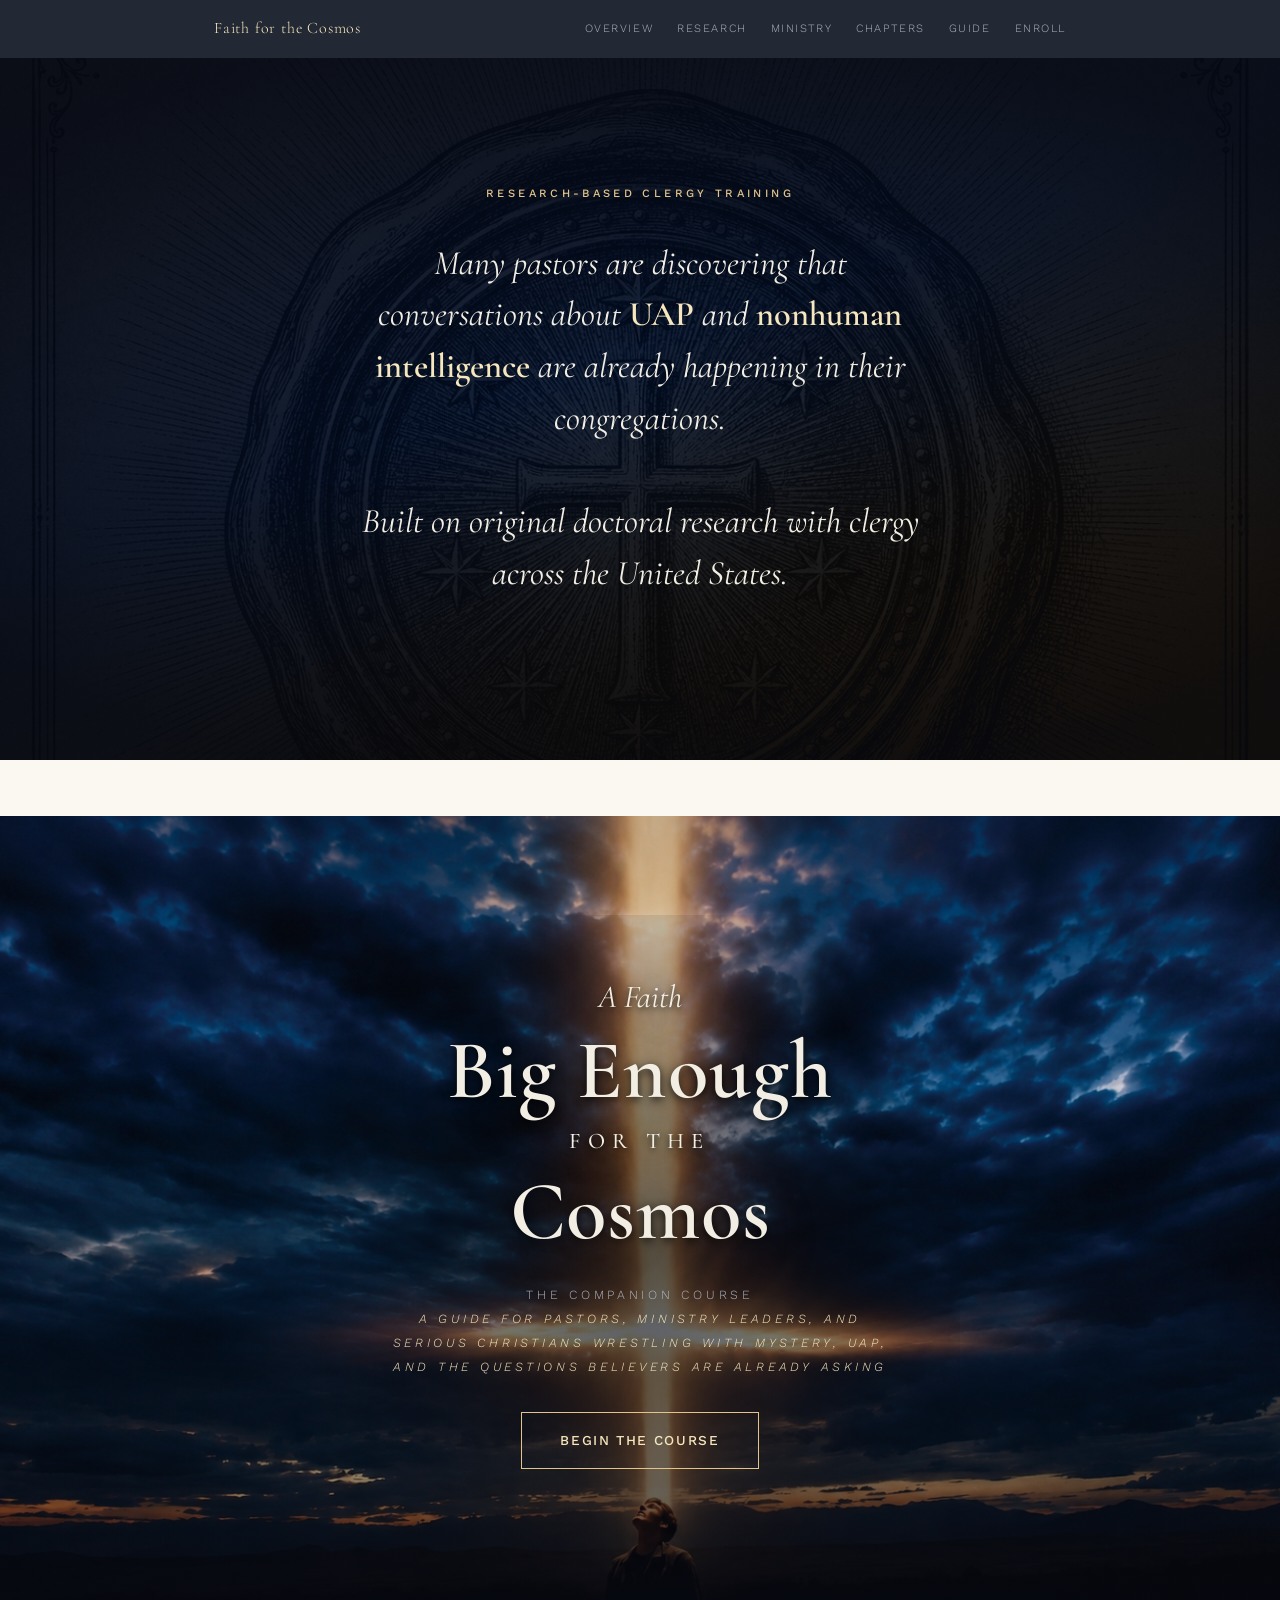
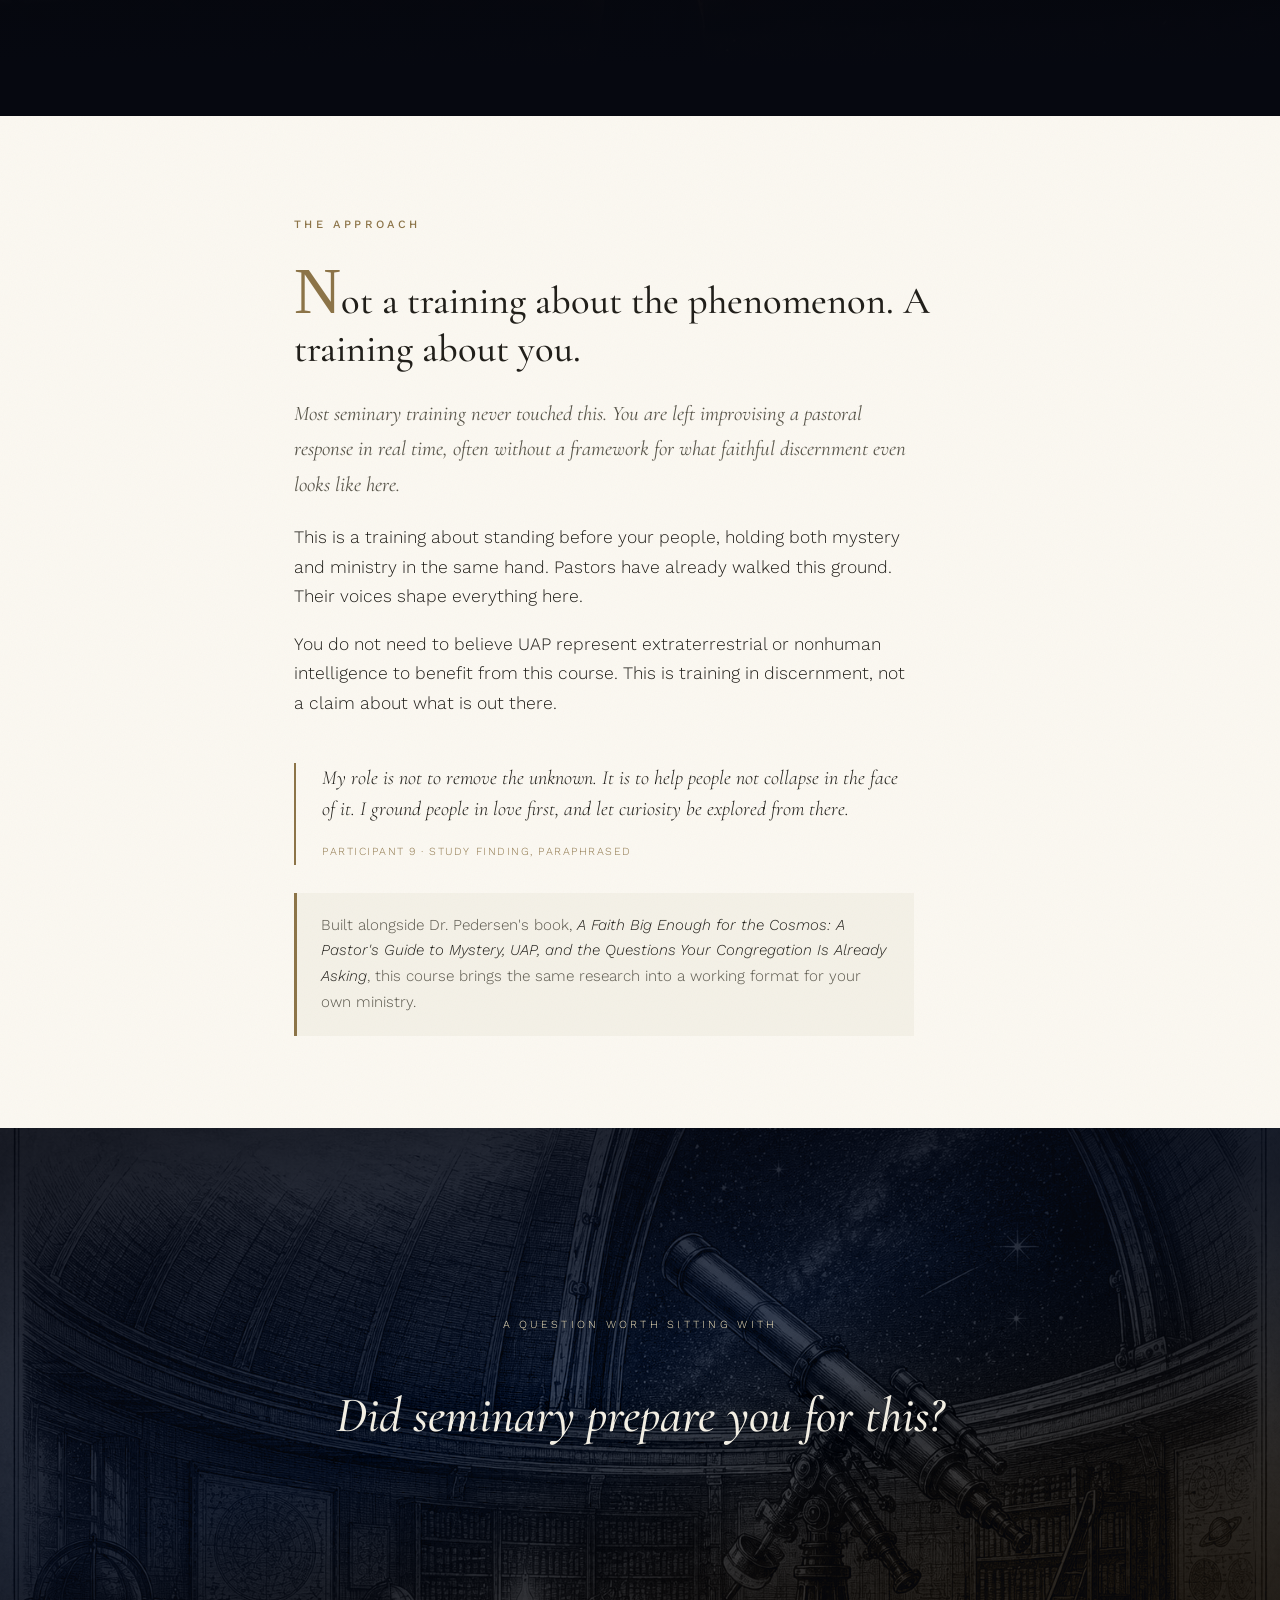
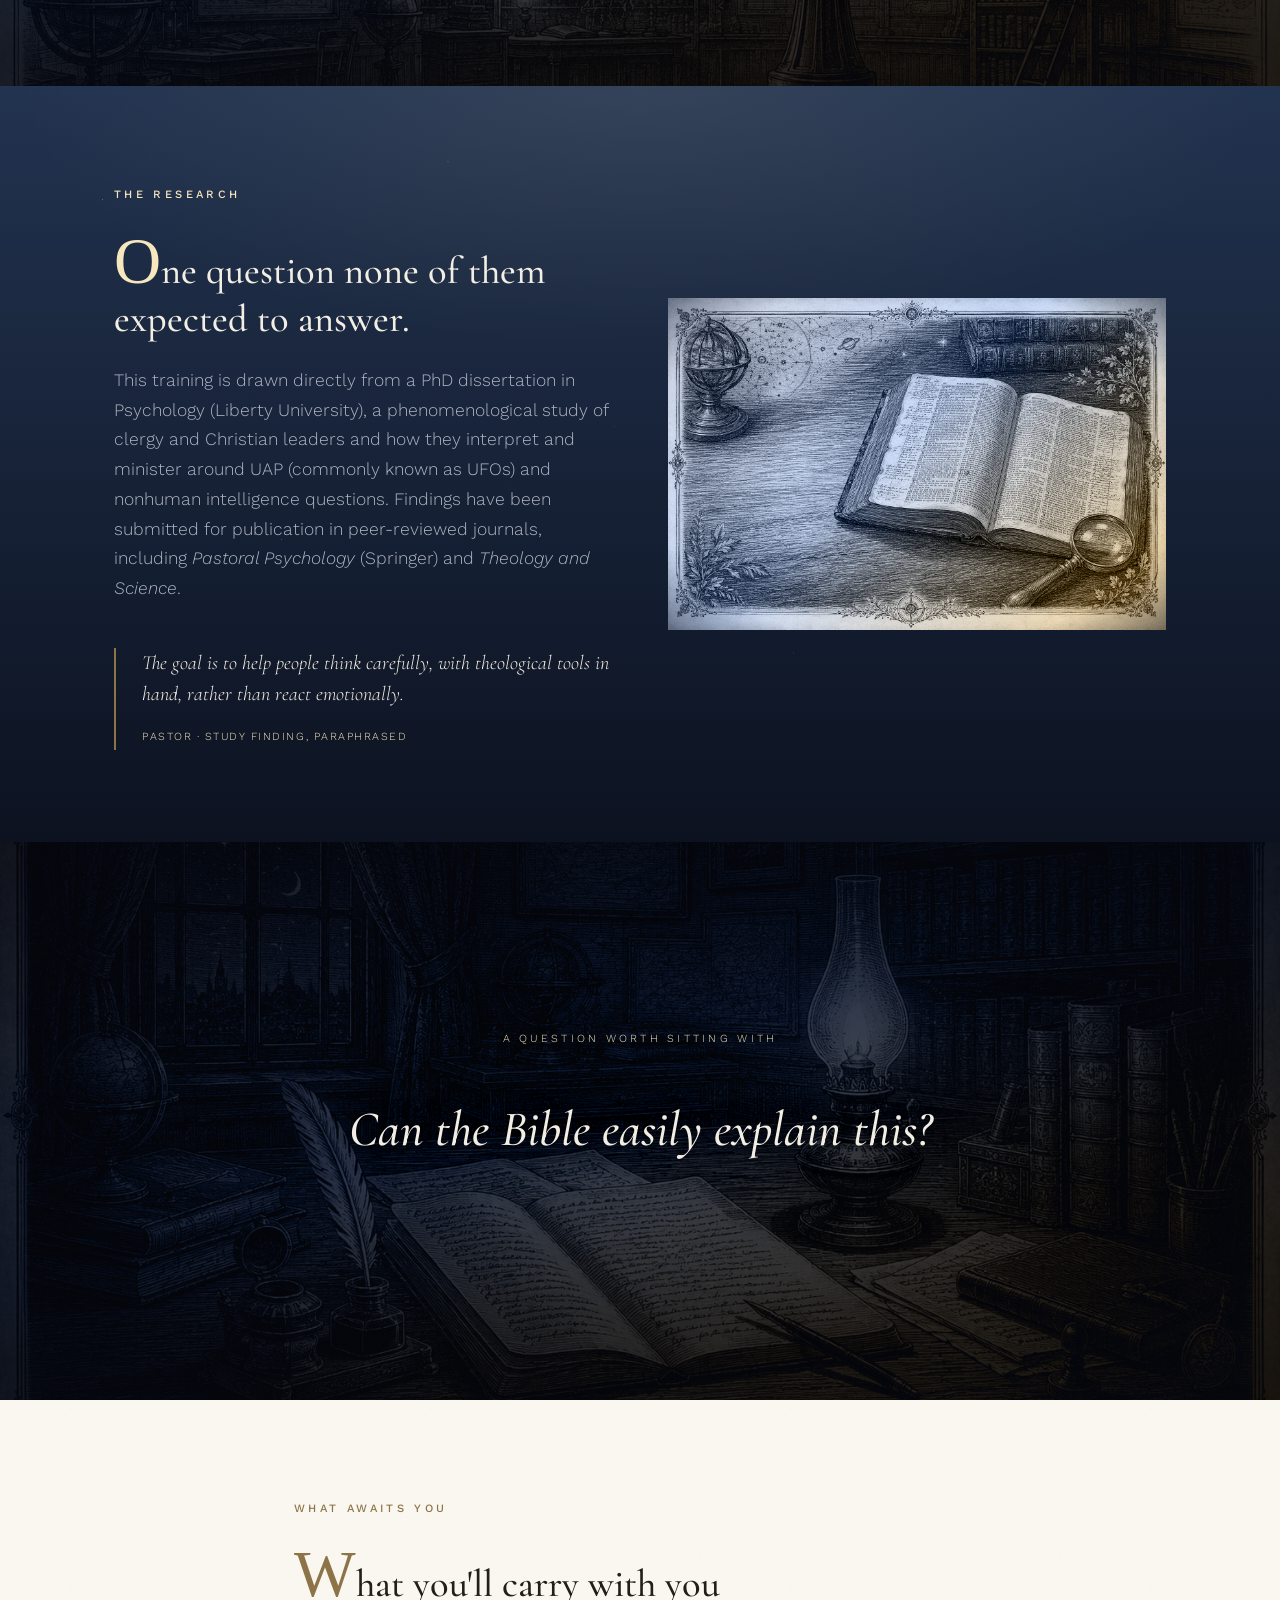
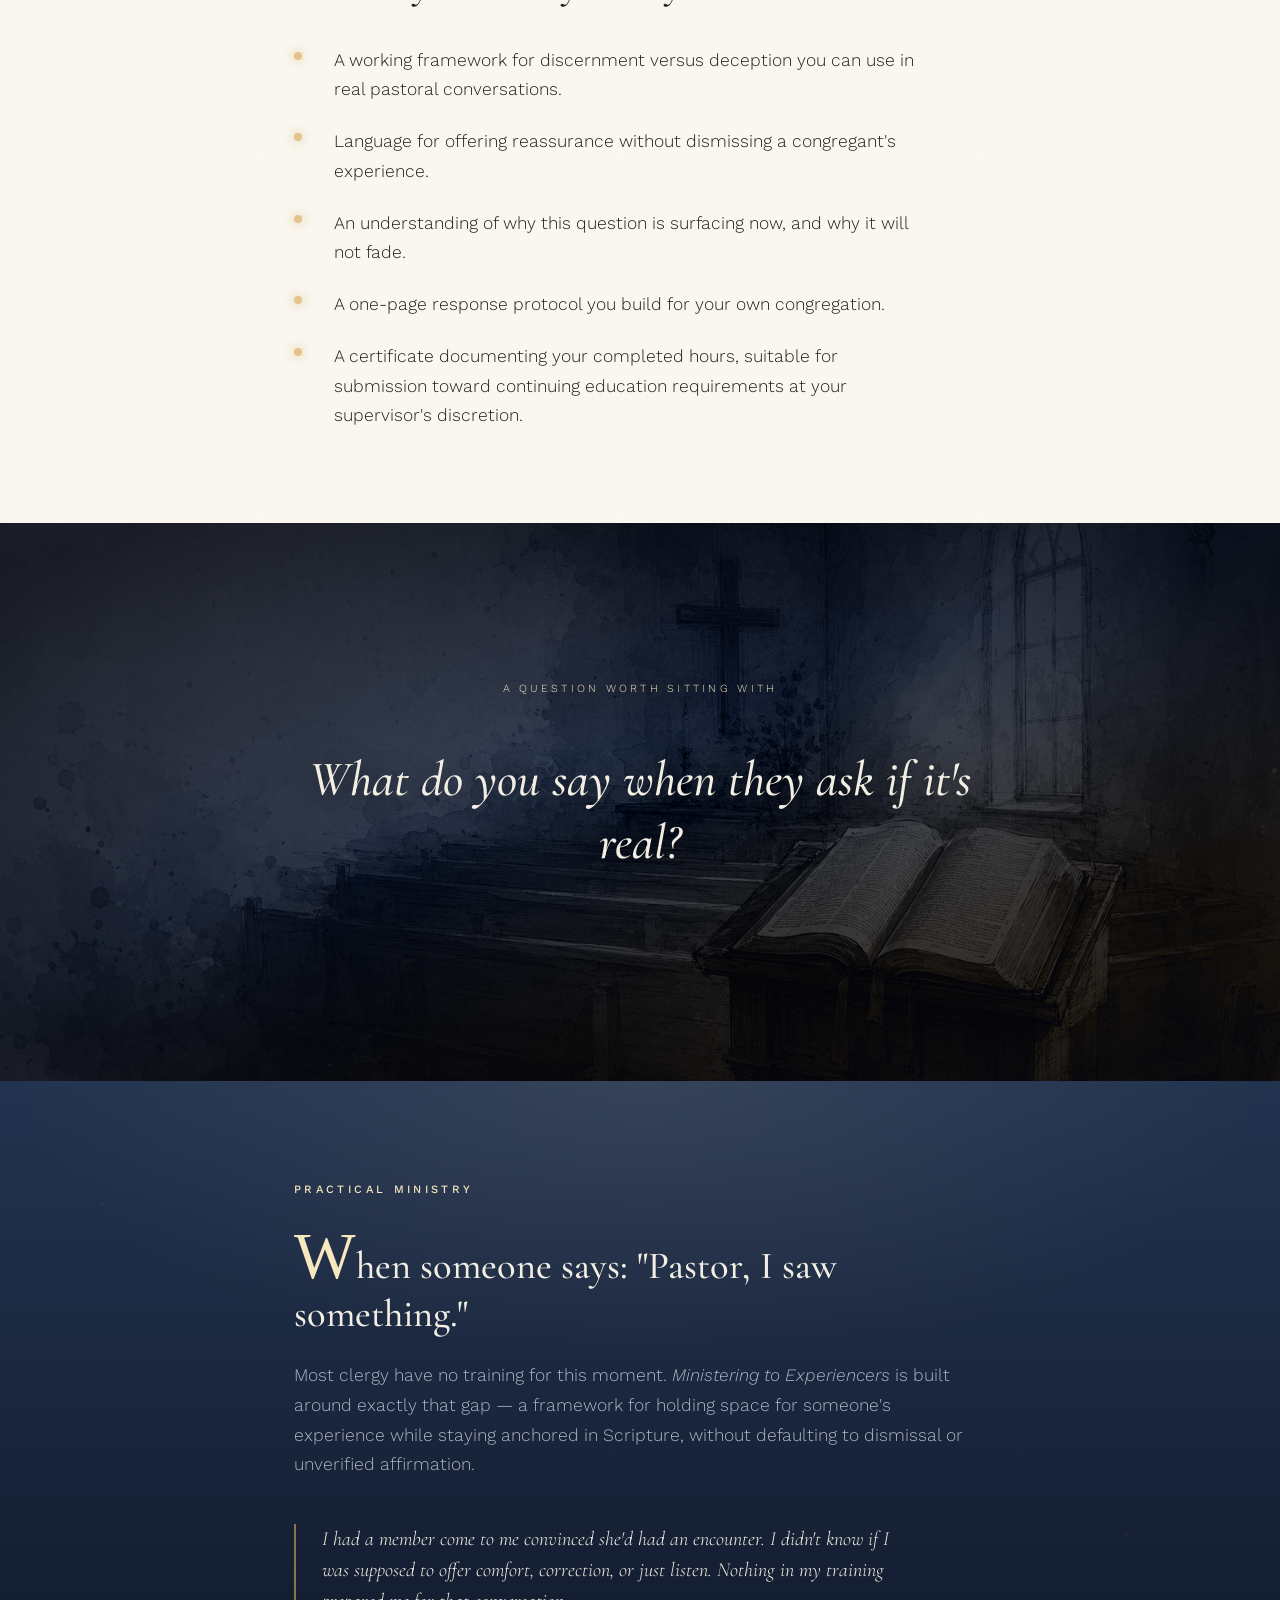
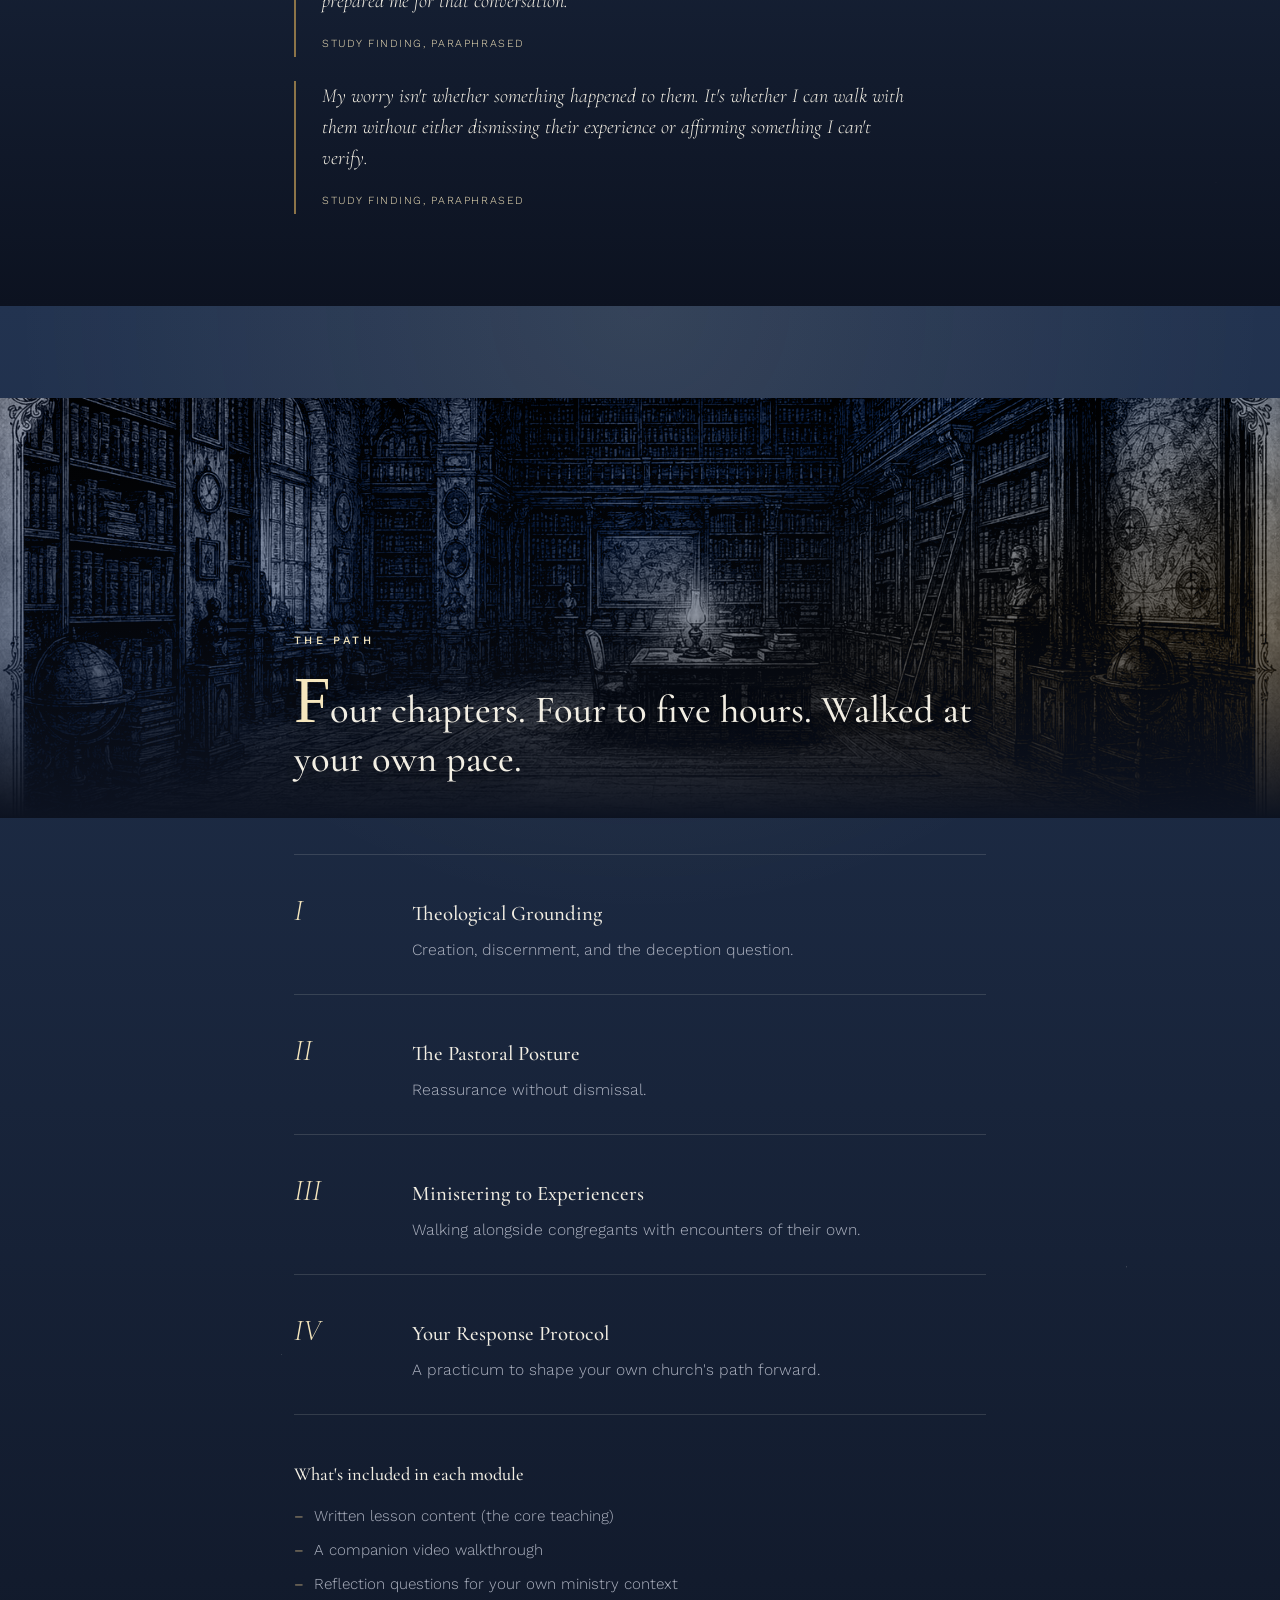
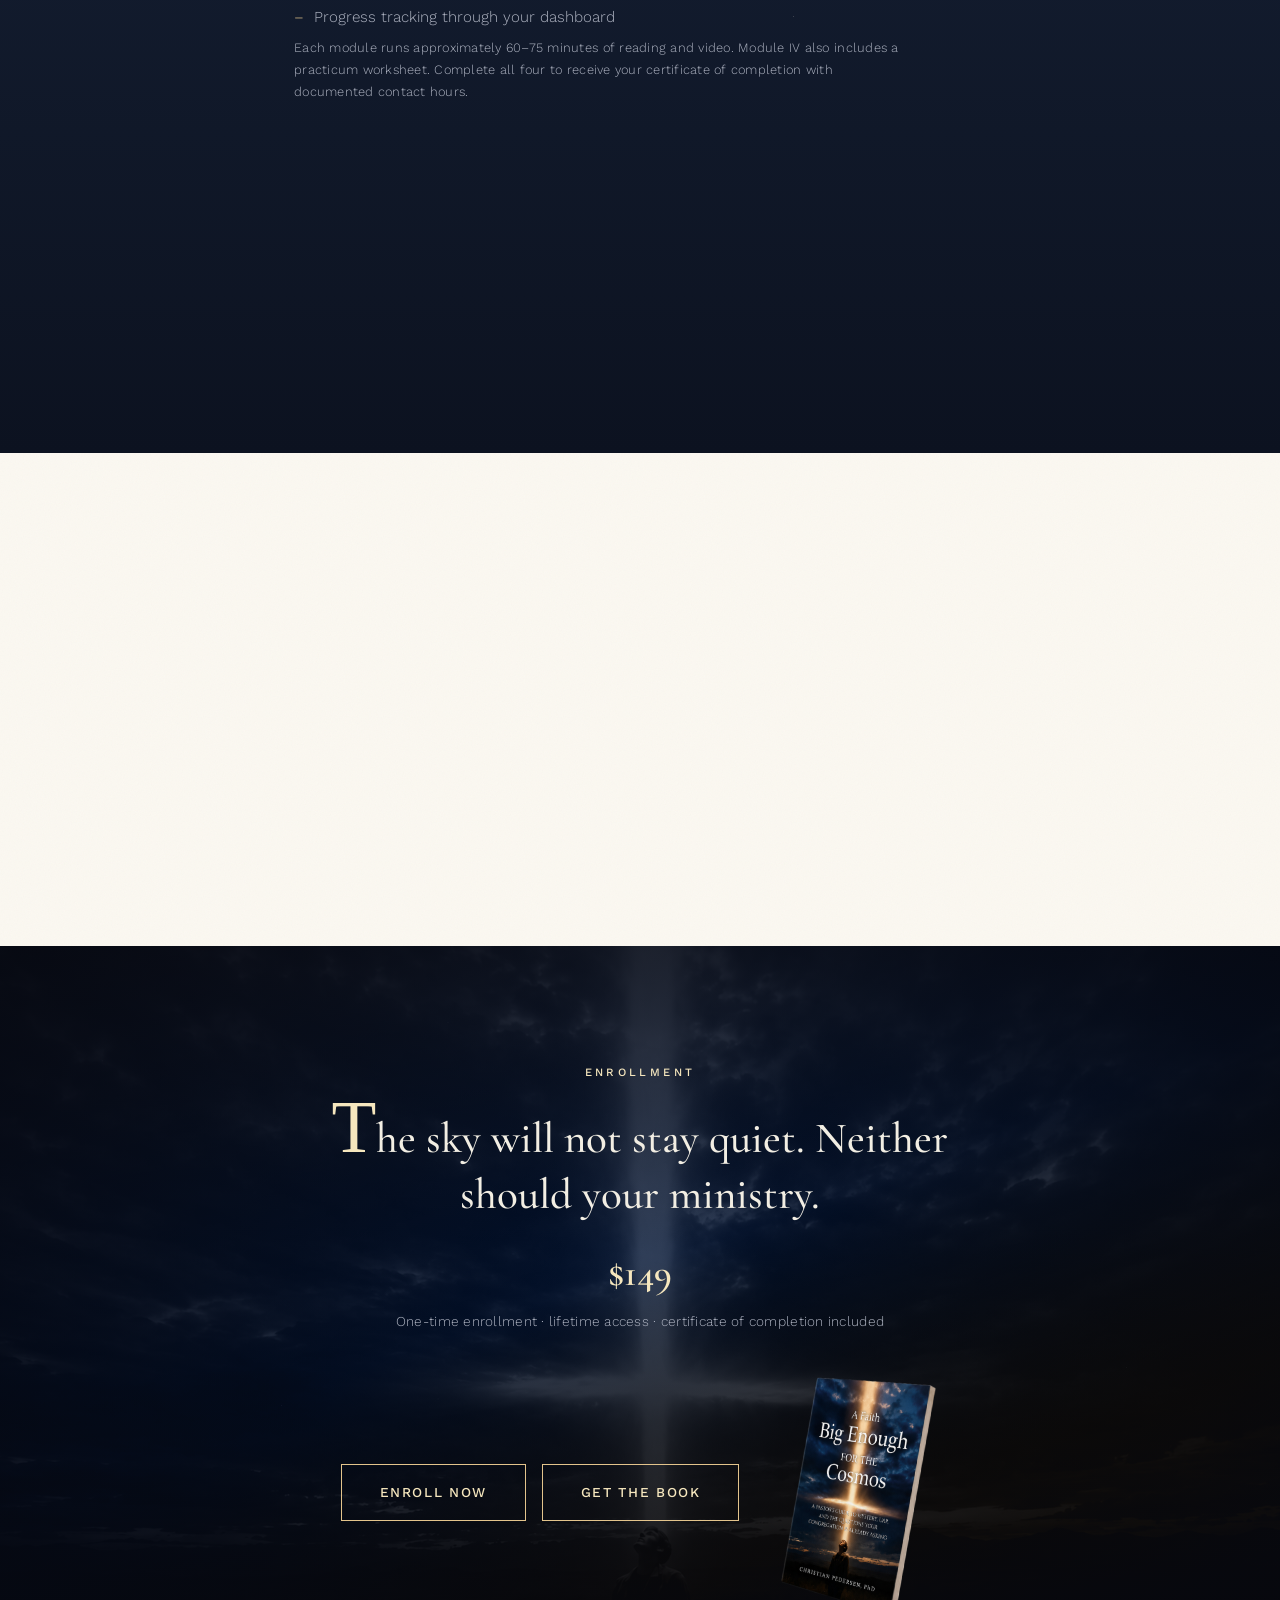
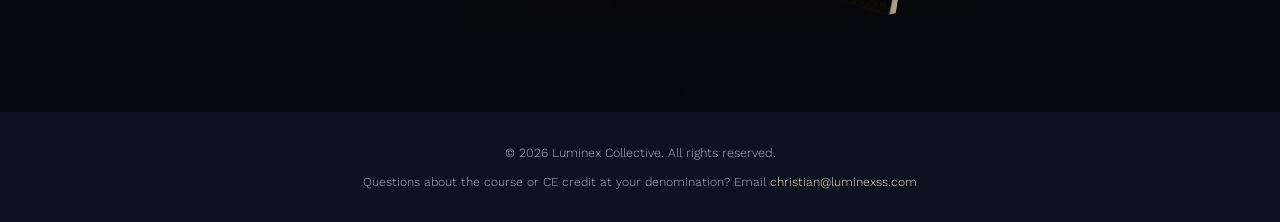
<file: index.html>
<!DOCTYPE html>
<html lang="en">
<head>
<meta charset="UTF-8">
<meta name="viewport" content="width=device-width, initial-scale=1.0">
<title>Faith for the Cosmos | Clergy Training Course</title>
<meta name="description" content="A research-based training for pastors navigating congregant questions about UAP and nonhuman intelligence, built on original doctoral research with clergy.">
<link rel="preconnect" href="https://fonts.googleapis.com">
<link rel="preconnect" href="https://fonts.gstatic.com" crossorigin>
<link href="https://fonts.googleapis.com/css2?family=Cormorant+Garamond:ital,wght@0,400;0,500;0,600;1,400&family=Cormorant:wght@400;500;600&family=Work+Sans:wght@300;400;500;600&family=IM+Fell+English+SC&display=swap" rel="stylesheet">
<style>
:root {
--sky-top: #172033;
--sky-mid: #223350;
--sky-low: #0C1220;
--glow-core: #F6E7BE;
--glow-warm: #E3C48C;
--glow-dim: #8C7448;
--silhouette: #060810;
--mist: #F2EEE3;
--mist-dim: #AFB4C2;
--paper: #FBF8F1;
--ink: #211F1A;
--ink-dim: #58554A;
}
* { box-sizing: border-box; }
html { scroll-behavior: smooth; }
@media (prefers-reduced-motion: reduce) {
html { scroll-behavior: auto; }
* { animation-duration: 0.001ms !important; transition-duration: 0.001ms !important; }
}
body {
margin: 0;
background: var(--paper);
color: var(--ink);
font-family: 'Work Sans', sans-serif;
font-weight: 300;
font-size: 17.5px;
line-height: 1.7;
}
h2, .display { font-family: 'Cormorant Garamond', serif; font-weight: 500; line-height: 1.14; margin: 0; }
a { color: inherit; }
.eyebrow {
font-family: 'Work Sans', sans-serif;
font-size: 0.7rem;
font-weight: 500;
letter-spacing: 0.3em;
text-transform: uppercase;
}
.wrap { max-width: 740px; margin: 0 auto; padding: 0 24px; }
/* ---------- NAV ---------- */
.nav {
position: sticky;
top: 0;
z-index: 20;
background: rgba(12, 18, 32, 0.9);
backdrop-filter: blur(10px);
-webkit-backdrop-filter: blur(10px);
}
.nav-inner {
max-width: 900px;
margin: 0 auto;
padding: 0 24px;
display: flex;
align-items: center;
justify-content: space-between;
height: 58px;
}
.nav-mark {
font-family: 'Cormorant Garamond', serif;
font-size: 1rem;
letter-spacing: 0.05em;
color: var(--glow-core);
}
.nav-links { display: flex; gap: 24px; overflow-x: auto; }
.nav-links a {
font-size: 0.7rem;
letter-spacing: 0.14em;
text-transform: uppercase;
text-decoration: none;
color: var(--mist-dim);
white-space: nowrap;
transition: color 0.2s ease;
}
.nav-links a:hover, .nav-links a:focus-visible { color: var(--glow-core); }
.opening {
position: relative;
min-height: 78vh;
display: flex;
align-items: center;
justify-content: center;
background: var(--sky-low);
text-align: center;
padding: 90px 24px;
overflow: hidden;
}
.opening img {
position: absolute;
inset: 0;
width: 100%;
height: 100%;
object-fit: cover;
object-position: center 30%;
filter: grayscale(0.7) contrast(1.1) brightness(0.35);
opacity: 0.5;
}
.opening .duotone {
position: absolute;
inset: 0;
background: linear-gradient(160deg, var(--sky-low) 0%, var(--sky-mid) 45%, var(--glow-warm) 100%);
mix-blend-mode: color;
}
.opening::after {
content: '';
position: absolute;
inset: 0;
background: radial-gradient(ellipse 65% 55% at 50% 50%, rgba(6,8,16,0.25), rgba(6,8,16,0.82) 100%);
}
.opening .wrap { max-width: 620px; position: relative; z-index: 2; }
.opening .eyebrow { color: var(--glow-warm); display: block; margin-bottom: 28px; }
.opening .question {
font-family: 'Cormorant Garamond', serif;
font-style: italic;
font-weight: 400;
font-size: clamp(1.5rem, 4vw, 2.15rem);
line-height: 1.5;
color: var(--mist);
}
.opening .question strong {
font-style: normal;
font-weight: 600;
color: var(--glow-core);
}
.scroll-cue {
margin-top: 48px;
font-size: 0.68rem;
letter-spacing: 0.3em;
text-transform: uppercase;
color: var(--mist-dim);
opacity: 0.7;
}
.hero {
position: relative;
min-height: 100vh;
display: flex;
align-items: center;
background-color: var(--sky-low);
overflow: hidden;
padding: 96px 24px 0;
margin-top: 56px;
}
.hero-bg-blur {
position: absolute;
inset: -5%;
background-image: url('assets/hero-cross.png');
background-size: cover;
background-position: center 42%;
background-repeat: no-repeat;
filter: blur(80px) saturate(1.1) brightness(0.88);
transform: scale(1.15);
z-index: 0;
}
.hero-bg-image {
position: absolute;
inset: 0;
background-image: url('assets/hero-cross.png');
background-size: cover;
background-position: center 42%;
background-repeat: no-repeat;
z-index: 1;
}
.hero-bg-overlay {
position: absolute;
inset: 0;
background-image: linear-gradient(180deg, rgba(10,14,24,0.22) 0%, rgba(10,14,24,0.08) 30%, rgba(6,8,16,0.5) 82%, rgba(6,8,16,0.85) 100%);
z-index: 2;
}
@media (max-width: 640px) {
.hero-bg-image { background-size: cover; background-position: center 35%; }
.hero-bg-blur { background-position: center 35%; }
}
.beam-v {
position: absolute;
top: -4%;
left: 50%;
width: 15%;
max-width: 210px;
height: 84%;
transform: translateX(-50%);
background: linear-gradient(180deg,
rgba(255, 250, 235, 0.98) 0%,
rgba(250, 236, 195, 0.85) 18%,
rgba(246, 225, 175, 0.6) 42%,
rgba(227, 196, 140, 0.32) 62%,
rgba(227, 196, 140, 0.1) 82%,
transparent 100%);
filter: blur(9px);
pointer-events: none;
animation: shimmer 7s ease-in-out infinite;
}
.beam-v-core {
position: absolute;
top: -2%;
left: 50%;
width: 5%;
max-width: 60px;
height: 68%;
transform: translateX(-50%);
background: linear-gradient(180deg, rgba(255,252,240,0.98), rgba(255,248,225,0.4) 70%, transparent 95%);
filter: blur(2px);
pointer-events: none;
}
.beam-h {
position: absolute;
top: 63%;
left: 0;
right: 0;
height: 100px;
background: linear-gradient(90deg,
transparent 0%,
rgba(214, 158, 105, 0.16) 15%,
rgba(238, 189, 122, 0.4) 32%,
rgba(250, 224, 175, 0.65) 50%,
rgba(238, 189, 122, 0.4) 68%,
rgba(214, 158, 105, 0.16) 85%,
transparent 100%);
filter: blur(16px);
pointer-events: none;
}
.beam-cross-glow {
position: absolute;
top: 60%;
left: 50%;
width: 340px;
height: 200px;
transform: translate(-50%, -50%);
background: radial-gradient(ellipse, rgba(255,246,220,0.55), rgba(240,205,150,0.2) 45%, transparent 75%);
filter: blur(4px);
pointer-events: none;
}
@keyframes shimmer {
0%, 100% { opacity: 0.9; }
50% { opacity: 1; }
}
.hero .stars {
position: absolute;
inset: 0;
background-image:
radial-gradient(1.2px 1.2px at 12% 10%, rgba(242,238,227,0.55), transparent 60%),
radial-gradient(1px 1px at 26% 6%, rgba(242,238,227,0.45), transparent 60%),
radial-gradient(1.4px 1.4px at 8% 24%, rgba(242,238,227,0.5), transparent 60%),
radial-gradient(1px 1px at 90% 8%, rgba(242,238,227,0.45), transparent 60%),
radial-gradient(1.2px 1.2px at 82% 18%, rgba(242,238,227,0.5), transparent 60%),
radial-gradient(1px 1px at 95% 26%, rgba(242,238,227,0.4), transparent 60%);
opacity: 0.7;
pointer-events: none;
}
.ground {
position: absolute;
bottom: 0;
left: 0;
right: 0;
height: 22%;
background: linear-gradient(180deg, transparent 0%, rgba(6,8,16,0.5) 30%, var(--silhouette) 75%);
pointer-events: none;
z-index: 2;
}
.figure {
position: absolute;
bottom: 0;
left: 50%;
transform: translateX(-50%);
width: 92px;
height: 168px;
z-index: 3;
}
.hero .wrap {
position: relative;
z-index: 2;
text-align: center;
padding-bottom: 210px;
}
.hero .eyebrow { color: var(--glow-core); display: block; margin-bottom: 18px; }
.hero-title .line-a {
display: block;
font-family: 'Cormorant Garamond', serif;
font-style: italic;
font-weight: 400;
font-size: clamp(1.4rem, 3.2vw, 2rem);
color: var(--mist);
margin-bottom: 2px;
text-shadow: 0 2px 6px rgba(0,0,0,0.85), 0 10px 34px rgba(0,0,0,0.65);
}
.hero-title .line-big,
.hero-title .line-cosmos {
display: block;
font-family: 'Cormorant', serif;
font-weight: 600;
font-size: clamp(2.6rem, 8vw, 5.2rem);
color: var(--mist);
letter-spacing: 0.01em;
line-height: 1.05;
text-shadow: 0 3px 10px rgba(0,0,0,0.85), 0 14px 46px rgba(0,0,0,0.7);
}
.hero-title .line-forthe {
display: block;
font-family: 'Cormorant Garamond', serif;
font-weight: 500;
font-size: clamp(1.05rem, 2.6vw, 1.4rem);
letter-spacing: 0.32em;
text-transform: uppercase;
color: var(--mist);
margin: 8px 0;
text-shadow: 0 2px 6px rgba(0,0,0,0.85), 0 10px 30px rgba(0,0,0,0.65);
}
.hero-title-scrim {
position: absolute;
left: 50%;
top: 50%;
transform: translate(-50%, -50%);
width: min(90%, 640px);
height: 78%;
background: radial-gradient(ellipse, rgba(6,8,16,0.55) 0%, rgba(6,8,16,0.25) 55%, transparent 80%);
z-index: 1;
pointer-events: none;
}
.hero .sub-kicker {
font-size: 0.78rem;
letter-spacing: 0.3em;
text-transform: uppercase;
color: var(--mist-dim);
margin: 28px 0 34px;
max-width: 520px;
margin-left: auto;
margin-right: auto;
line-height: 1.9;
}
.btn {
display: inline-block;
font-family: 'Work Sans', sans-serif;
font-weight: 500;
font-size: 0.85rem;
letter-spacing: 0.12em;
text-transform: uppercase;
text-decoration: none;
padding: 16px 38px;
border: 1px solid var(--glow-warm);
color: var(--glow-core);
transition: background 0.25s ease, color 0.25s ease, box-shadow 0.25s ease;
}
.btn:hover, .btn:focus-visible {
background: var(--glow-core);
color: var(--sky-low);
box-shadow: 0 0 34px rgba(246, 231, 190, 0.35);
}
.section {
padding: 92px 24px;
position: relative;
background-image: url("data:image/svg+xml,%3Csvg xmlns='http://www.w3.org/2000/svg' width='180' height='180'%3E%3Cfilter id='n'%3E%3CfeTurbulence type='fractalNoise' baseFrequency='0.85' numOctaves='2' stitchTiles='stitch'/%3E%3C/filter%3E%3Crect width='100%25' height='100%25' filter='url(%23n)' opacity='0.035'/%3E%3C/svg%3E");
}
.section .eyebrow { color: var(--glow-dim); }
.section h2 { font-size: clamp(1.7rem, 3.8vw, 2.4rem); margin: 16px 0 24px; color: var(--ink); }
.section h2::first-letter {
font-family: 'IM Fell English SC', serif;
font-size: 1.7em;
color: var(--glow-dim);
}
.section h2.no-dropcap::first-letter,
.dusk h2.no-dropcap::first-letter {
font-family: 'Cormorant Garamond', serif;
font-size: 1em;
color: inherit;
}
.lede {
font-family: 'Cormorant Garamond', serif;
font-style: italic;
font-size: 1.3rem;
color: var(--ink-dim);
max-width: 620px;
font-weight: 400;
}
.section p.body-text { max-width: 620px; color: var(--ink); font-weight: 300; }
.companion-note {
margin-top: 28px;
padding: 20px 24px;
border-left: 3px solid var(--glow-dim);
background: rgba(140, 116, 72, 0.06);
max-width: 620px;
font-size: 0.95rem;
color: var(--ink-dim);
}
.companion-note em { font-style: italic; color: var(--ink); }
.dusk {
background: linear-gradient(180deg, var(--sky-mid), var(--sky-low));
color: var(--mist);
position: relative;
overflow: hidden;
}
.dusk::before {
content: '';
position: absolute;
inset: 0;
background-image:
radial-gradient(ellipse 70% 50% at 50% 0%, rgba(246,231,190,0.09), transparent 70%),
radial-gradient(1.2px 1.2px at 8% 15%, rgba(242,238,227,0.35), transparent 60%),
radial-gradient(1px 1px at 22% 60%, rgba(242,238,227,0.28), transparent 60%),
radial-gradient(1.4px 1.4px at 35% 10%, rgba(242,238,227,0.3), transparent 60%),
radial-gradient(1px 1px at 48% 45%, rgba(242,238,227,0.25), transparent 60%),
radial-gradient(1.2px 1.2px at 62% 75%, rgba(242,238,227,0.3), transparent 60%),
radial-gradient(1px 1px at 75% 25%, rgba(242,238,227,0.25), transparent 60%),
radial-gradient(1.4px 1.4px at 88% 55%, rgba(242,238,227,0.3), transparent 60%),
radial-gradient(1px 1px at 95% 85%, rgba(242,238,227,0.22), transparent 60%);
pointer-events: none;
}
.dusk .wrap { position: relative; z-index: 2; }
.dusk .eyebrow { color: var(--glow-core); }
.dusk h2 { color: var(--mist); }
.dusk h2::first-letter {
font-family: 'IM Fell English SC', serif;
font-size: 1.7em;
color: var(--glow-core);
}
.dusk p { color: var(--mist-dim); }
.outcomes { list-style: none; margin: 34px 0 0; padding: 0; display: grid; gap: 22px; max-width: 620px; }
.outcomes li { display: grid; grid-template-columns: 22px 1fr; gap: 18px; align-items: start; }
.outcomes .star {
margin-top: 6px;
width: 8px;
height: 8px;
border-radius: 50%;
background: var(--glow-warm);
box-shadow: 0 0 10px 2px rgba(227, 196, 140, 0.5);
}
.chapters { margin-top: 44px; display: grid; gap: 0; }
.chapter {
display: grid;
grid-template-columns: 90px 1fr;
gap: 28px;
padding: 30px 0;
border-bottom: 1px solid rgba(242, 238, 227, 0.14);
align-items: baseline;
}
.chapter:first-child { border-top: 1px solid rgba(242, 238, 227, 0.14); }
.chapter .numeral { font-family: 'Cormorant Garamond', serif; font-style: italic; font-size: 1.9rem; color: var(--glow-core); }
.chapter h3 { font-family: 'Cormorant Garamond', serif; font-weight: 500; font-size: 1.3rem; color: var(--mist); margin: 0 0 6px; }
.chapter p { color: var(--mist-dim); font-size: 0.98rem; margin: 0; max-width: 460px; }
.module-includes {
margin-top: 44px;
max-width: 620px;
}
.module-includes h3 {
font-family: 'Cormorant Garamond', serif;
font-weight: 500;
font-size: 1.15rem;
color: var(--mist);
margin: 0 0 14px;
}
.module-includes ul {
list-style: none;
margin: 0;
padding: 0;
display: grid;
gap: 8px;
}
.module-includes li {
color: var(--mist-dim);
font-size: 0.95rem;
padding-left: 20px;
position: relative;
}
.module-includes li::before {
content: '\2013';
position: absolute;
left: 0;
color: var(--glow-warm);
}
.module-format {
margin-top: 6px;
font-size: 0.8rem;
color: var(--glow-dim);
letter-spacing: 0.02em;
}
.ce-note {
margin-top: 44px;
max-width: 620px;
padding: 28px 30px;
background: rgba(227, 196, 140, 0.07);
border: 1px solid rgba(227, 196, 140, 0.3);
position: relative;
overflow: hidden;
}
.ce-note::after {
content: '';
position: absolute;
right: -30px;
bottom: -30px;
width: 160px;
height: 160px;
background-image: url('assets/03-official-stamp.jpg');
background-size: cover;
background-position: center;
opacity: 0.06;
filter: grayscale(0.4);
pointer-events: none;
}
.ce-note .eyebrow { color: var(--glow-core); margin-bottom: 12px; display: block; position: relative; z-index: 1; }
.ce-note p { font-size: 0.92rem; color: var(--mist-dim); margin: 0; max-width: none; position: relative; z-index: 1; }
.price-block {
margin: 0 0 36px;
text-align: center;
}
.price-block .price {
font-family: 'Cormorant Garamond', serif;
font-weight: 600;
font-size: 2.4rem;
color: var(--glow-core);
display: block;
}
.price-block .price-detail {
font-size: 0.85rem;
color: var(--mist-dim);
margin-top: 8px;
letter-spacing: 0.02em;
}
.final {
position: relative;
text-align: center;
padding: 110px 24px 100px;
overflow: hidden;
}
.final img {
position: absolute;
inset: 0;
width: 100%;
height: 100%;
object-fit: cover;
object-position: center 15%;
filter: grayscale(0.5) contrast(1.1) brightness(0.4);
opacity: 0.6;
}
.final .duotone {
position: absolute;
inset: 0;
background: linear-gradient(160deg, var(--sky-low) 0%, var(--sky-mid) 45%, var(--glow-warm) 100%);
mix-blend-mode: color;
}
.final::after {
content: '';
position: absolute;
inset: 0;
background: radial-gradient(ellipse 70% 55% at 50% 40%, rgba(6,8,16,0.15), rgba(6,8,16,0.85) 100%);
}
.final .wrap { position: relative; z-index: 2; }
.final h2 { color: var(--mist); font-size: clamp(1.9rem, 4.4vw, 2.7rem); max-width: 640px; margin: 0 auto 22px; }
.final p { color: var(--mist-dim); max-width: 460px; margin: 0 auto 40px; }
footer {
background: var(--sky-low);
color: var(--mist-dim);
text-align: center;
padding: 30px 24px;
font-size: 0.78rem;
}
footer .footer-contact {
display: block;
margin-top: 8px;
font-size: 0.76rem;
color: var(--mist-dim);
}
footer .footer-contact a {
color: var(--glow-core);
text-decoration: none;
}
footer .footer-contact a:hover { text-decoration: underline; }
.reveal { opacity: 0; transform: translateY(14px); transition: opacity 0.8s ease, transform 0.8s ease; }
.reveal.is-visible { opacity: 1; transform: translateY(0); }
@media (max-width: 640px) {
.hero { padding: 88px 20px 0; min-height: 92vh; }
.hero .wrap { padding-bottom: 160px; }
.figure { width: 90px; height: 140px; }
.section { padding: 68px 20px; }
.chapter { grid-template-columns: 50px 1fr; gap: 16px; }
}
.wrap-wide { max-width: 1100px; }
.research-grid {
display: grid;
grid-template-columns: 1fr;
gap: 40px;
align-items: center;
}
@media (min-width: 780px) {
.research-grid { grid-template-columns: 1fr 1fr; gap: 56px; }
}
.exhibit-card {
position: relative;
overflow: hidden;
mask-image: radial-gradient(ellipse 85% 85% at 50% 50%, black 65%, transparent 100%);
-webkit-mask-image: radial-gradient(ellipse 85% 85% at 50% 50%, black 65%, transparent 100%);
}
.exhibit-img {
width: 100%;
display: block;
filter: grayscale(0.75) contrast(1.12) brightness(0.92);
}
.exhibit-card .duotone {
position: absolute;
inset: 0;
background: linear-gradient(135deg, var(--sky-low) 0%, var(--sky-mid) 45%, var(--glow-warm) 100%);
mix-blend-mode: color;
}
.chapter-banner {
position: relative;
left: 50%;
right: 50%;
margin-left: -50vw;
margin-right: -50vw;
width: 100vw;
height: 420px;
margin-bottom: -8px;
overflow: hidden;
display: flex;
align-items: flex-end;
}
.chapter-banner img {
position: absolute;
inset: 0;
width: 100%;
height: 100%;
object-fit: cover;
object-position: center 32%;
filter: grayscale(0.7) contrast(1.15) brightness(0.85);
display: block;
}
.chapter-banner .duotone {
position: absolute;
inset: 0;
background: linear-gradient(160deg, var(--sky-low) 0%, var(--sky-mid) 40%, var(--glow-warm) 100%);
mix-blend-mode: color;
}
.chapter-banner::after {
content: '';
position: absolute;
inset: 0;
background: linear-gradient(180deg, rgba(12,18,32,0.05) 0%, rgba(12,18,32,0.35) 55%, var(--sky-low) 100%);
}
.chapter-banner .banner-heading {
position: relative;
z-index: 2;
padding: 0 24px 36px;
max-width: 740px;
margin: 0 auto;
width: 100%;
}
.chapter-banner .banner-heading .eyebrow { color: var(--glow-core); }
.chapter-banner .banner-heading h2 {
color: var(--mist);
text-shadow: 0 4px 24px rgba(0,0,0,0.7);
margin: 10px 0 0;
}
@media (max-width: 640px) {
.chapter-banner { height: 320px; }
}
.interlude {
position: relative;
min-height: 62vh;
display: flex;
align-items: center;
justify-content: center;
overflow: hidden;
padding: 80px 24px;
}
.interlude img {
position: absolute;
inset: 0;
width: 100%;
height: 100%;
object-fit: cover;
filter: grayscale(0.55) contrast(1.15) brightness(0.5);
}
.interlude .duotone {
position: absolute;
inset: 0;
background: linear-gradient(160deg, var(--sky-low) 0%, var(--sky-mid) 45%, var(--glow-warm) 100%);
mix-blend-mode: color;
}
.interlude::after {
content: '';
position: absolute;
inset: 0;
background: radial-gradient(ellipse 70% 60% at 50% 50%, rgba(6,8,16,0.35), rgba(6,8,16,0.78) 100%);
}
.interlude .wrap {
position: relative;
z-index: 2;
text-align: center;
max-width: 760px;
}
.interlude .q-eyebrow {
font-family: 'Work Sans', sans-serif;
font-size: 0.68rem;
letter-spacing: 0.3em;
text-transform: uppercase;
color: var(--glow-core);
display: block;
margin-bottom: 22px;
}
.interlude .q-text {
font-family: 'Cormorant Garamond', serif;
font-style: italic;
font-weight: 500;
font-size: clamp(1.9rem, 5.2vw, 3.1rem);
line-height: 1.28;
color: var(--mist);
text-shadow: 0 4px 30px rgba(0,0,0,0.6);
}
.pquote {
max-width: 620px;
margin: 44px 0 0;
padding-left: 26px;
border-left: 2px solid var(--glow-dim);
}
.pquote p {
font-family: 'Cormorant Garamond', serif;
font-style: italic;
font-size: 1.25rem;
line-height: 1.55;
color: var(--mist);
margin: 0 0 10px;
max-width: none;
}
.dusk .pquote p { color: var(--mist) !important; }
.dusk .pquote cite { color: var(--glow-core) !important; }
.section:not(.dusk) .pquote p { color: var(--ink); }
.pquote cite {
font-family: 'Work Sans', sans-serif;
font-style: normal;
font-size: 0.68rem;
letter-spacing: 0.14em;
text-transform: uppercase;
color: var(--glow-dim);
}
</style>
</head>
<body>

<nav class="nav">
<div class="nav-inner">
<span class="nav-mark">Faith for the Cosmos</span>
<div class="nav-links">
<a href="#overview">Overview</a>
<a href="#research">Research</a>
<a href="#ministry">Ministry</a>
<a href="#chapters">Chapters</a>
<a href="#guide">Guide</a>
<a href="#enroll">Enroll</a>
</div>
</div>
</nav>

<section class="opening" id="overview">
<img src="assets/03-official-stamp.jpg" alt="">
<div class="duotone"></div>
<div class="wrap">
<span class="eyebrow reveal">Research-Based Clergy Training</span>
<p class="question reveal">Many pastors are discovering that conversations about <strong>UAP</strong> and <strong>nonhuman intelligence</strong> are already happening in their congregations.<br><br>Built on original doctoral research with clergy across the United States.</p>
</div>
</section>

<section class="hero">
<div class="hero-bg-blur"></div>
<div class="hero-bg-image"></div>
<div class="hero-bg-overlay"></div>
<div class="hero-title-scrim"></div>
<div class="ground"></div>
<div class="wrap" style="position: relative; z-index: 3;">
<h1 class="hero-title reveal">
<span class="line-a">A Faith</span>
<span class="line-big">Big Enough</span>
<span class="line-forthe">for the</span>
<span class="line-cosmos">Cosmos</span>
</h1>
<p class="sub-kicker reveal">The Companion Course<br><em style="font-style: italic; color: var(--glow-core);">A Guide for Pastors, Ministry Leaders, and Serious Christians Wrestling with Mystery, UAP, and the Questions Believers Are Already Asking</em></p>
<a href="#enroll" class="btn reveal">Begin the Course</a>
</div>
</section>

<section class="section">
<div class="wrap">
<span class="eyebrow reveal">The Approach</span>
<h2 class="reveal">Not a training about the phenomenon. A training about you.</h2>
<p class="lede reveal">Most seminary training never touched this. You are left improvising a pastoral response in real time, often without a framework for what faithful discernment even looks like here.</p>
<p class="body-text reveal">This is a training about standing before your people, holding both mystery and ministry in the same hand. Pastors have already walked this ground. Their voices shape everything here.</p>
<p class="body-text reveal">You do not need to believe UAP represent extraterrestrial or nonhuman intelligence to benefit from this course. This is training in discernment, not a claim about what is out there.</p>
<blockquote class="pquote reveal">
<p>My role is not to remove the unknown. It is to help people not collapse in the face of it. I ground people in love first, and let curiosity be explored from there.</p>
<cite>Participant 9 &middot; Study Finding, paraphrased</cite>
</blockquote>
<div class="companion-note reveal">
Built alongside Dr. Pedersen's book, <em>A Faith Big Enough for the Cosmos: A Pastor's Guide to Mystery, UAP, and the Questions Your Congregation Is Already Asking</em>, this course brings the same research into a working format for your own ministry.
</div>
</div>
</section>

<section class="interlude">
<img src="assets/04-radar-display.jpg" alt="">
<div class="duotone"></div>
<div class="wrap">
<span class="q-eyebrow reveal">A Question Worth Sitting With</span>
<p class="q-text reveal">Did seminary prepare you for this?</p>
</div>
</section>

<section class="dusk section" id="research">
<div class="wrap wrap-wide">
<div class="research-grid">
<div>
<span class="eyebrow reveal">The Research</span>
<h2 class="reveal">One question none of them expected to answer.</h2>
<p class="reveal">This training is drawn directly from a PhD dissertation in Psychology (Liberty University), a phenomenological study of clergy and Christian leaders and how they interpret and minister around UAP (commonly known as UFOs) and nonhuman intelligence questions. Findings have been submitted for publication in peer-reviewed journals, including <em>Pastoral Psychology</em> (Springer) and <em>Theology and Science</em>.</p>
<blockquote class="pquote reveal">
<p>The goal is to help people think carefully, with theological tools in hand, rather than react emotionally.</p>
<cite>Pastor &middot; Study Finding, paraphrased</cite>
</blockquote>
</div>
<div class="exhibit-card reveal">
<img class="exhibit-img" src="assets/01-case-file.jpg" alt="Research division case file">
<div class="duotone"></div>
</div>
</div>
</div>
</section>

<section class="interlude">
<img src="assets/05-typewriter.jpg" alt="">
<div class="duotone"></div>
<div class="wrap">
<span class="q-eyebrow reveal">A Question Worth Sitting With</span>
<p class="q-text reveal">Can the Bible easily explain this?</p>
</div>
</section>

<section class="section">
<div class="wrap">
<span class="eyebrow reveal">What Awaits You</span>
<h2 class="reveal">What you'll carry with you</h2>
<ul class="outcomes">
<li class="reveal"><span class="star"></span><span>A working framework for discernment versus deception you can use in real pastoral conversations.</span></li>
<li class="reveal"><span class="star"></span><span>Language for offering reassurance without dismissing a congregant's experience.</span></li>
<li class="reveal"><span class="star"></span><span>An understanding of why this question is surfacing now, and why it will not fade.</span></li>
<li class="reveal"><span class="star"></span><span>A one-page response protocol you build for your own congregation.</span></li>
<li class="reveal"><span class="star"></span><span>A certificate documenting your completed hours, suitable for submission toward continuing education requirements at your supervisor's discretion.</span></li>
</ul>
</div>
</section>

<section class="interlude">
<img src="assets/06-briefing-room.jpg" alt="">
<div class="duotone"></div>
<div class="wrap">
<span class="q-eyebrow reveal">A Question Worth Sitting With</span>
<p class="q-text reveal">What do you say when they ask if it's real?</p>
</div>
</section>

<section class="dusk section" id="ministry">
<div class="wrap">
<span class="eyebrow reveal">Practical Ministry</span>
<h2 class="reveal">When someone says: "Pastor, I saw something."</h2>
<p class="reveal">Most clergy have no training for this moment. <em>Ministering to Experiencers</em> is built around exactly that gap &mdash; a framework for holding space for someone's experience while staying anchored in Scripture, without defaulting to dismissal or unverified affirmation.</p>
<blockquote class="pquote reveal">
<p>I had a member come to me convinced she'd had an encounter. I didn't know if I was supposed to offer comfort, correction, or just listen. Nothing in my training prepared me for that conversation.</p>
<cite>Study Finding, paraphrased</cite>
</blockquote>
<blockquote class="pquote reveal" style="margin-top: 24px;">
<p>My worry isn't whether something happened to them. It's whether I can walk with them without either dismissing their experience or affirming something I can't verify.</p>
<cite>Study Finding, paraphrased</cite>
</blockquote>
</div>
</section>

<section class="dusk section" id="chapters">
<div class="wrap">
<div class="chapter-banner reveal">
<img src="assets/02-redacted-documents.jpg" alt="">
<div class="duotone"></div>
<div class="banner-heading">
<span class="eyebrow reveal">The Path</span>
<h2 class="reveal">Four chapters. Four to five hours. Walked at your own pace.</h2>
</div>
</div>
<div class="chapters">
<div class="chapter reveal">
<span class="numeral">I</span>
<div><h3>Theological Grounding</h3><p>Creation, discernment, and the deception question.</p></div>
</div>
<div class="chapter reveal">
<span class="numeral">II</span>
<div><h3>The Pastoral Posture</h3><p>Reassurance without dismissal.</p></div>
</div>
<div class="chapter reveal">
<span class="numeral">III</span>
<div><h3>Ministering to Experiencers</h3><p>Walking alongside congregants with encounters of their own.</p></div>
</div>
<div class="chapter reveal">
<span class="numeral">IV</span>
<div><h3>Your Response Protocol</h3><p>A practicum to shape your own church's path forward.</p></div>
</div>
</div>
<div class="module-includes reveal">
<h3>What's included in each module</h3>
<ul>
<li>Written lesson content (the core teaching)</li>
<li>A companion video walkthrough</li>
<li>Reflection questions for your own ministry context</li>
<li>Progress tracking through your dashboard</li>
</ul>
<p class="module-format">Each module runs approximately 60&ndash;75 minutes of reading and video. Module IV also includes a practicum worksheet. Complete all four to receive your certificate of completion with documented contact hours.</p>
</div>
<div class="ce-note reveal">
<span class="eyebrow">On Continuing Education</span>
<p>This course provides approximately 4&ndash;5 hours of documented professional development based on original doctoral research. A certificate of completion with stated learning objectives and contact hours is provided. CE recognition varies by denomination. Confirmed denominational recognitions will be listed here as they are established. Check your own polity's policy before submitting.</p>
</div>
</div>
</section>

<section class="section" id="guide">
<div class="wrap">
<span class="eyebrow reveal">Your Guide</span>
<h2 class="reveal no-dropcap">Dr. Christian Pedersen</h2>
<p class="body-text reveal">Veteran &middot; Researcher. Christian Pedersen is a U.S. Air Force veteran and holds a PhD in Psychology (Liberty University) and an MA in Pastoral Counseling. His doctoral research is the foundation for this course, for his book <em>A Faith Big Enough for the Cosmos</em>, and has been submitted for publication in peer-reviewed pastoral psychology and theology and science journals.</p>
</div>
</section>

<section class="dusk final" id="enroll">
<img src="assets/hero-cross.png" alt="">
<div class="duotone"></div>
<div class="wrap">
<span class="eyebrow reveal">Enrollment</span>
<h2 class="reveal">The sky will not stay quiet. Neither should your ministry.</h2>
<div class="price-block reveal">
<span class="price">$149</span>
<span class="price-detail">One-time enrollment &middot; lifetime access &middot; certificate of completion included</span>
</div>
<div class="reveal" style="display: flex; gap: 40px; justify-content: center; align-items: center; flex-wrap: wrap;">
<div style="display: flex; gap: 16px; flex-wrap: wrap; justify-content: center;">
<a href="enroll.html" class="btn">Enroll Now</a>
<a href="https://www.amazon.com/dp/B0H6QRD59C" class="btn" target="_blank" rel="noopener">Get the Book</a>
</div>
<img src="assets/book-cover-3d.png" alt="A Faith Big Enough for the Cosmos book cover" style="position: static !important; inset: auto !important; object-fit: initial !important; filter: none !important; opacity: 1 !important; max-width: 160px; width: 100%; height: auto; transform: rotate(6deg); display: block;">
</div>
</div>
</section>

<footer>
&copy; <span id="year"></span> Luminex Collective. All rights reserved.
<span class="footer-contact">Questions about the course or CE credit at your denomination? Email <a href="mailto:christian@luminexss.com">christian@luminexss.com</a></span>
</footer>

<script>
document.getElementById('year').textContent = new Date().getFullYear();
var reveals = document.querySelectorAll('.reveal');
if ('IntersectionObserver' in window) {
var io = new IntersectionObserver(function(entries) {
entries.forEach(function(entry) {
if (entry.isIntersecting) {
entry.target.classList.add('is-visible');
io.unobserve(entry.target);
}
});
}, { threshold: 0.12 });
reveals.forEach(function(el) { io.observe(el); });
} else {
reveals.forEach(function(el) { el.classList.add('is-visible'); });
}
</script>

</body>
</html>
</file>
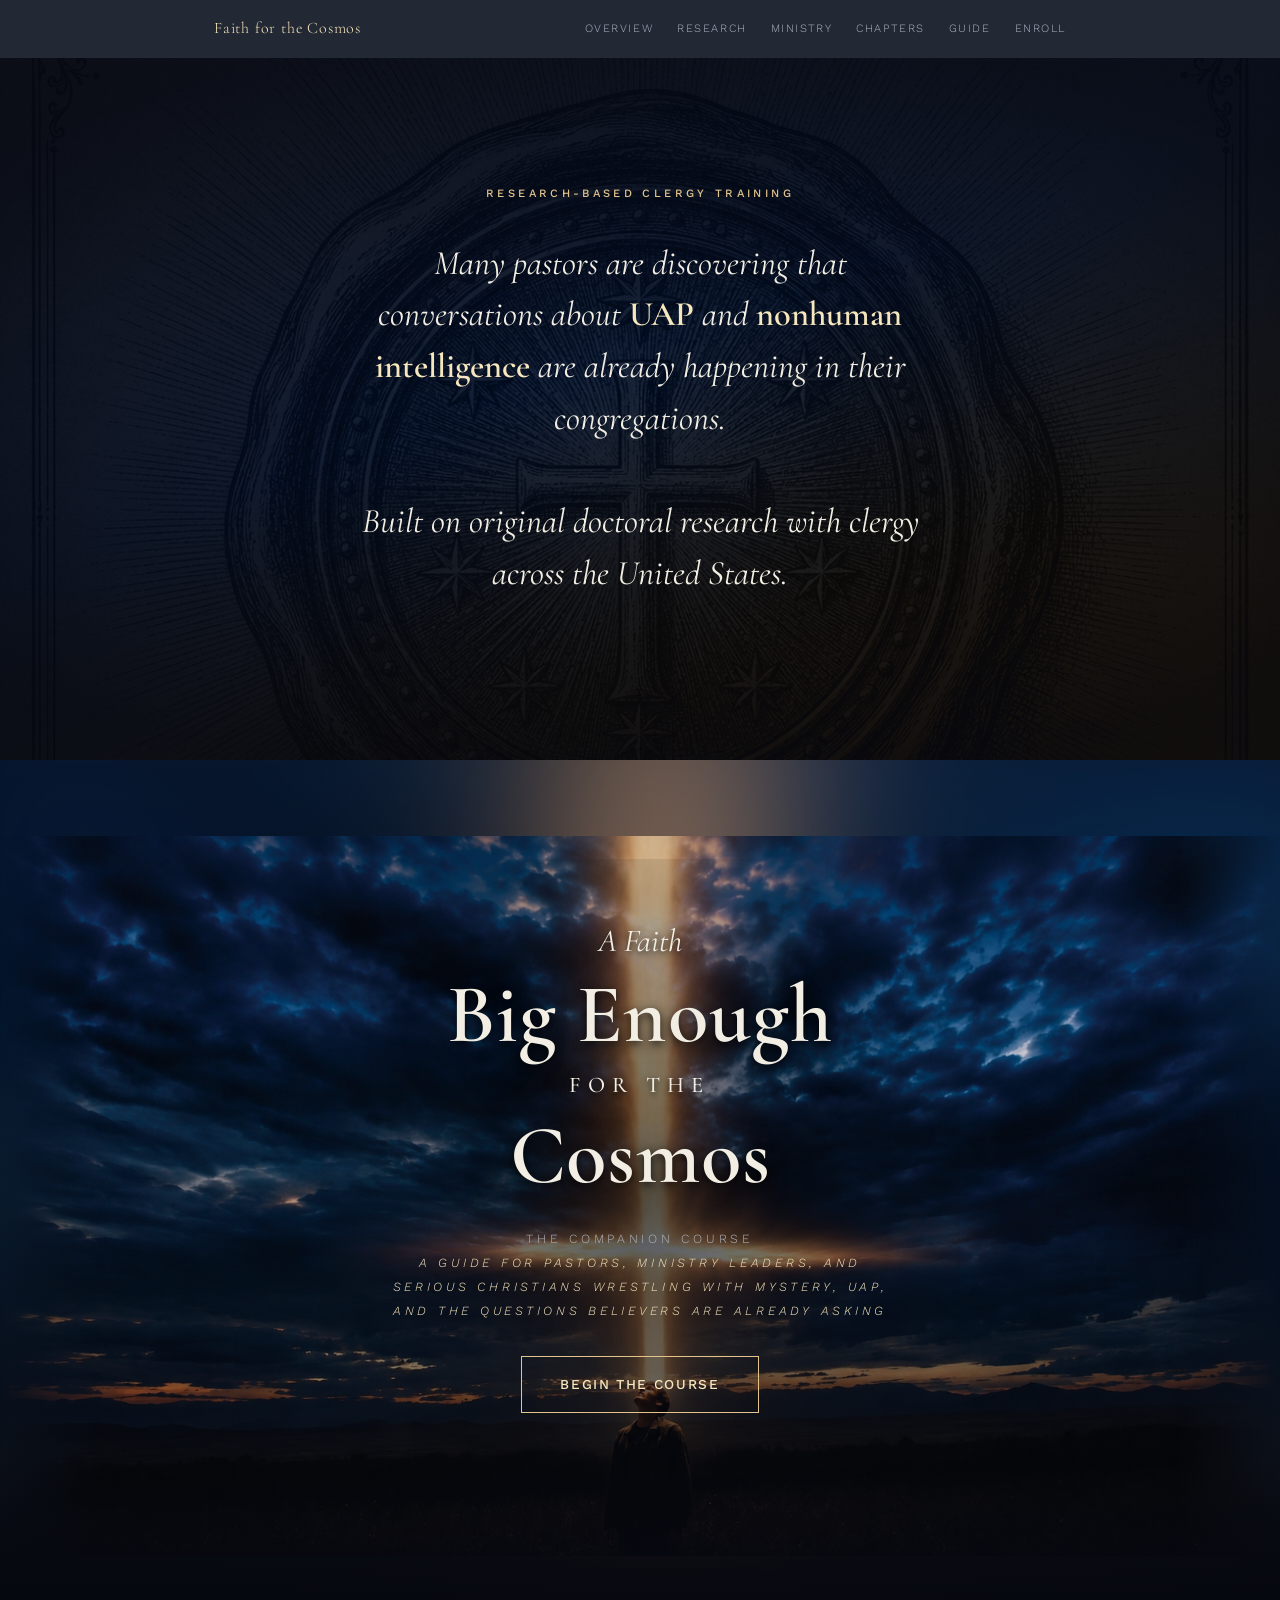
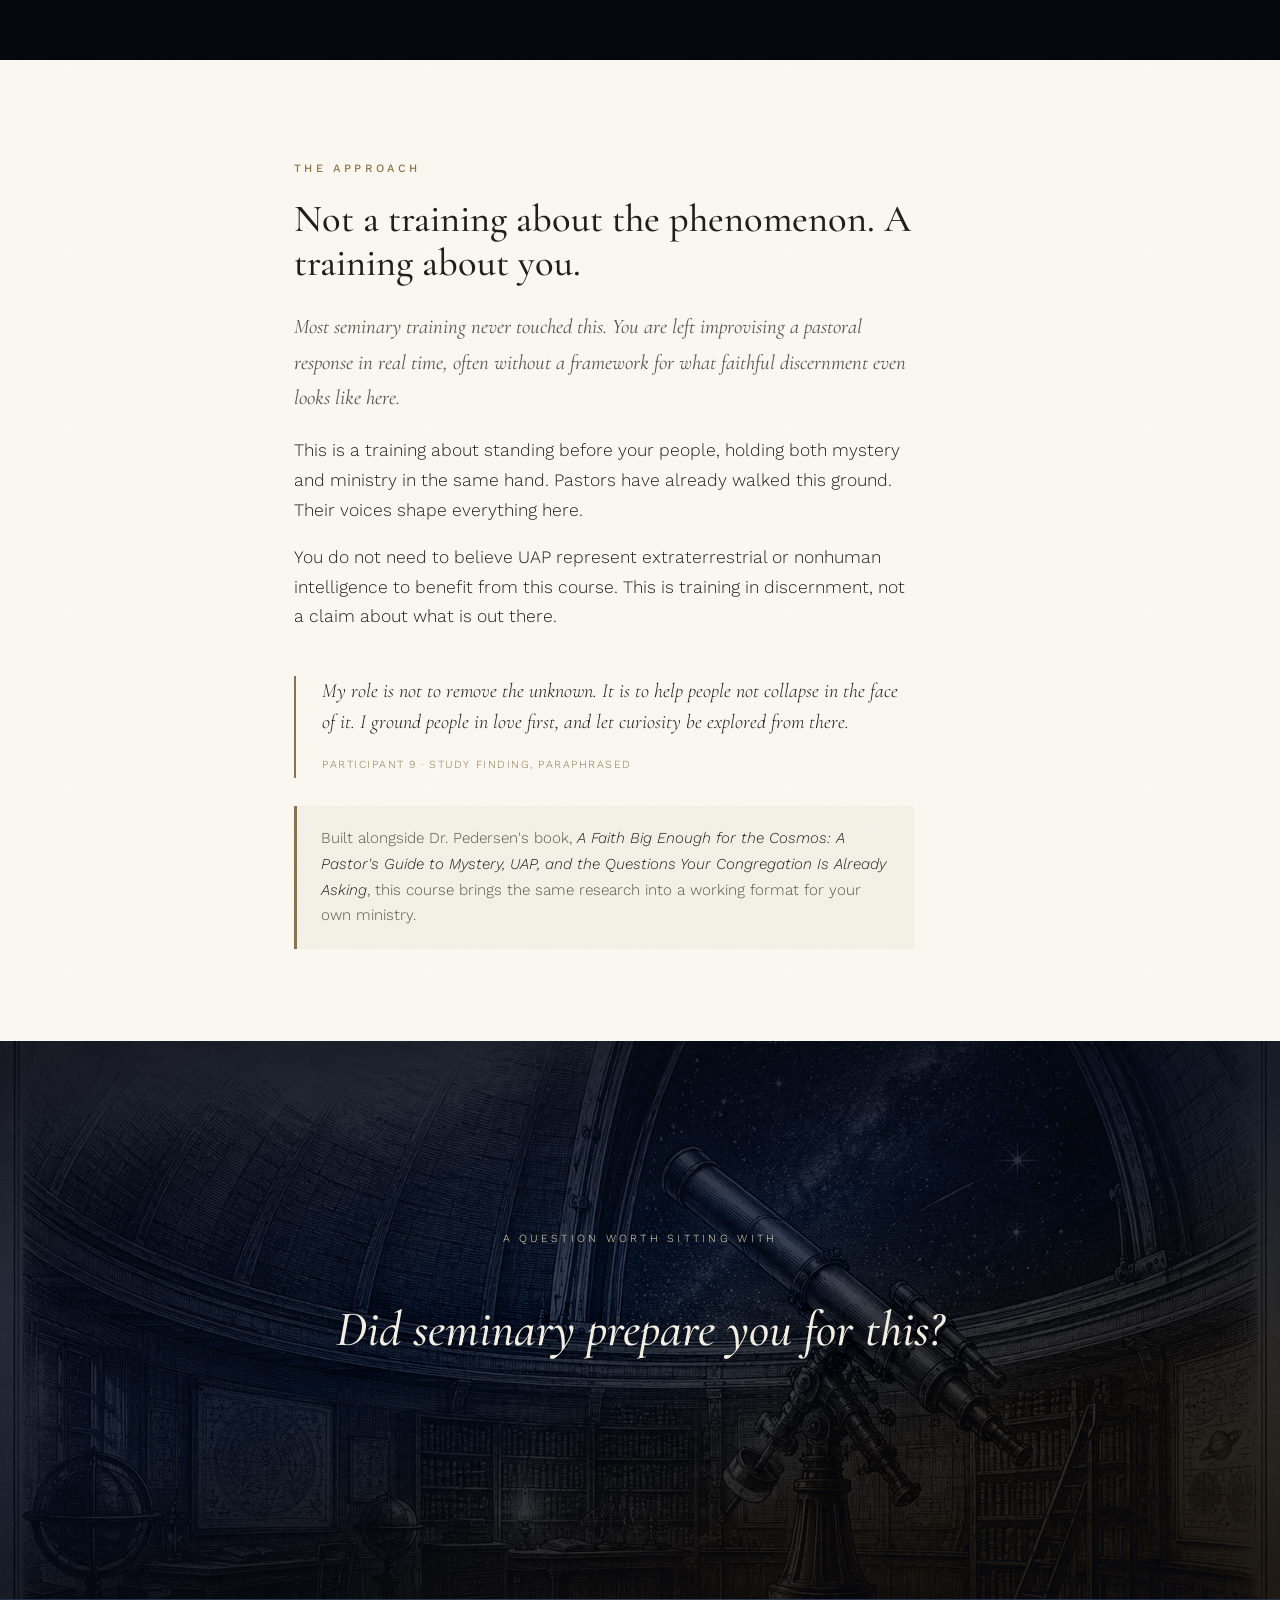
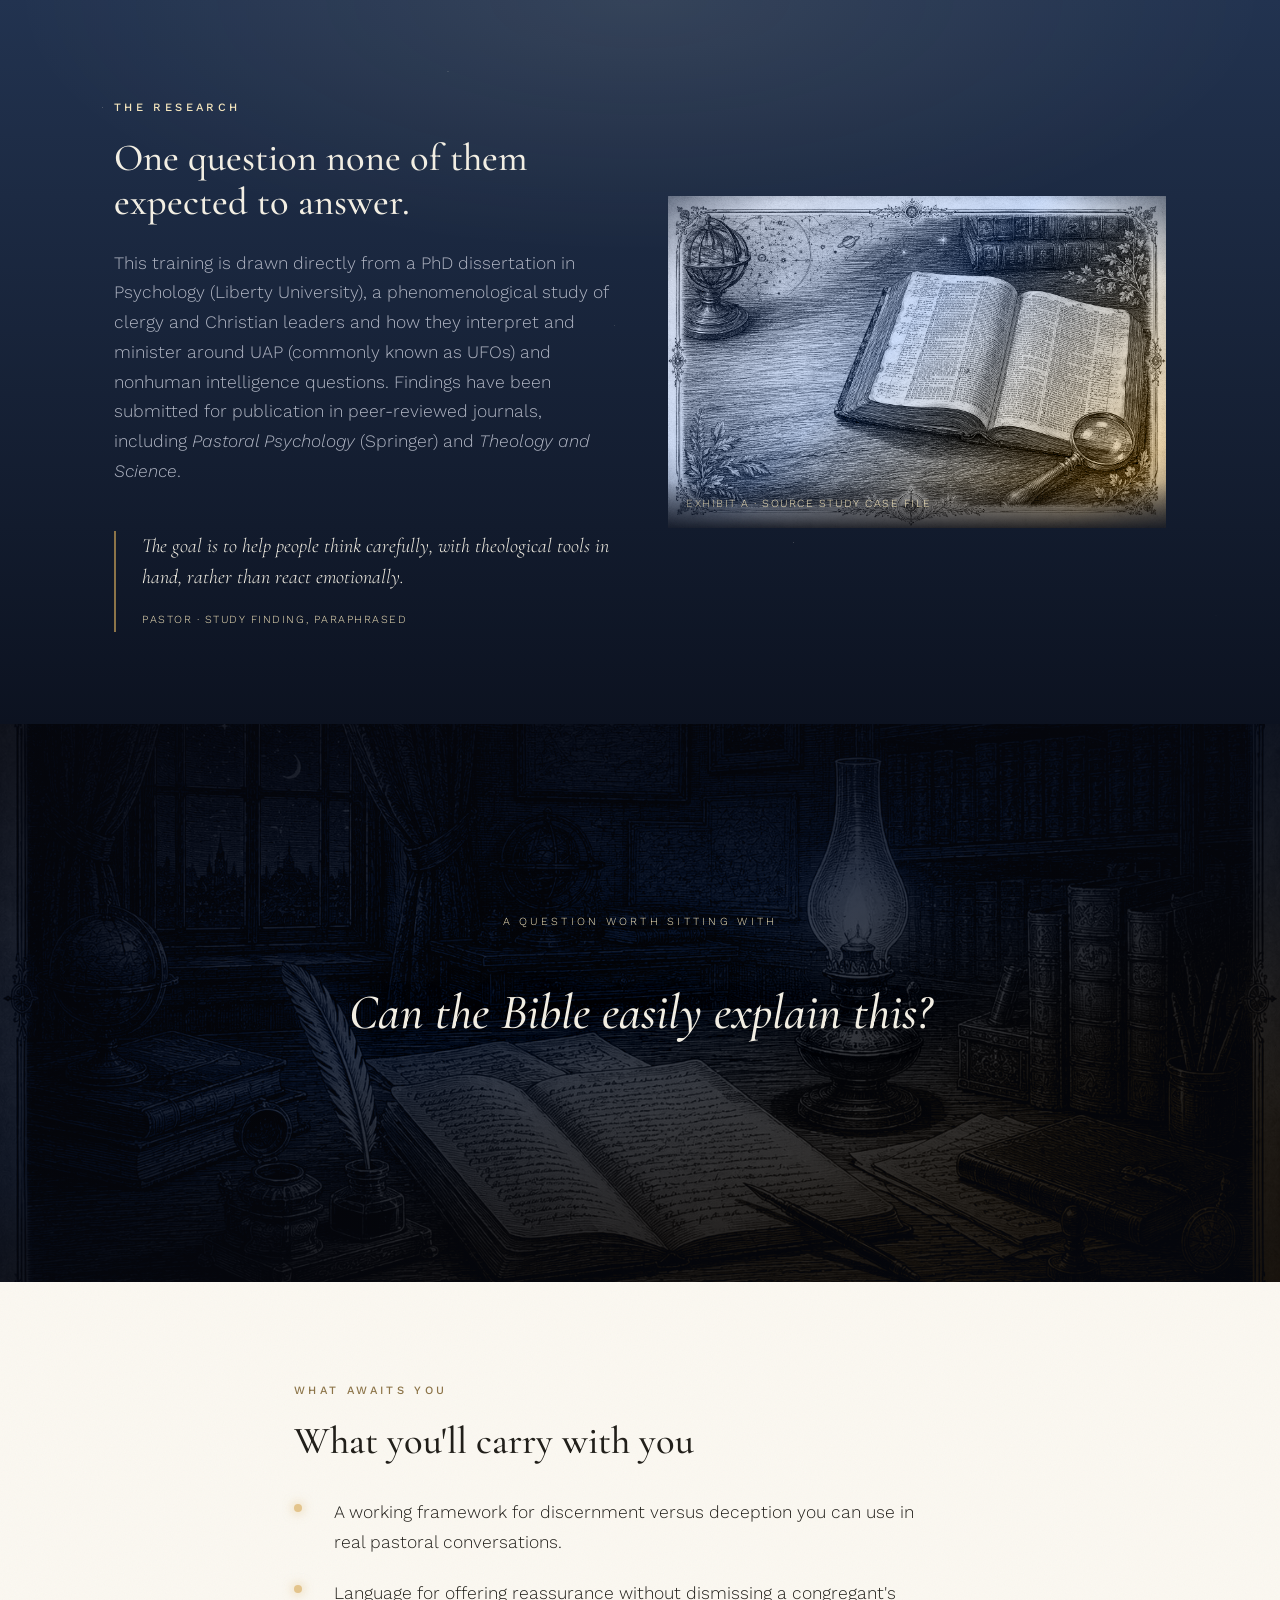
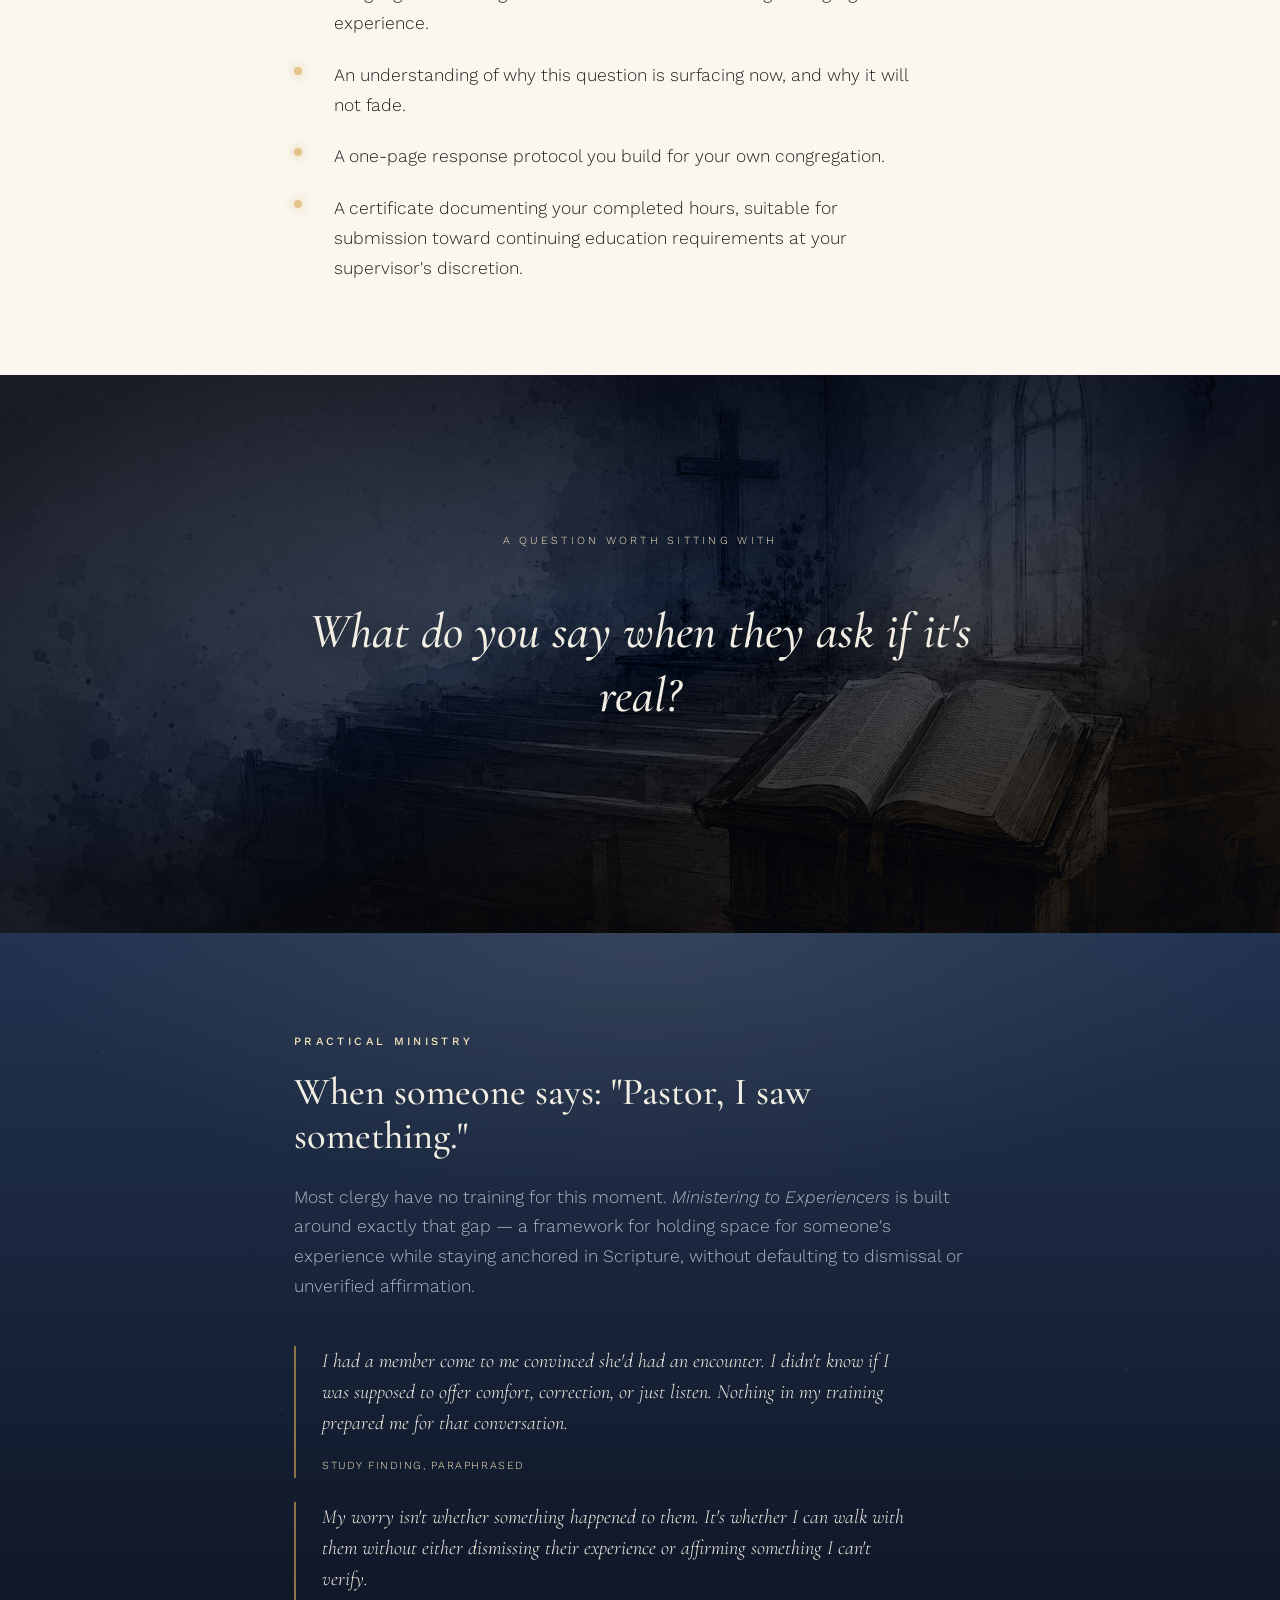
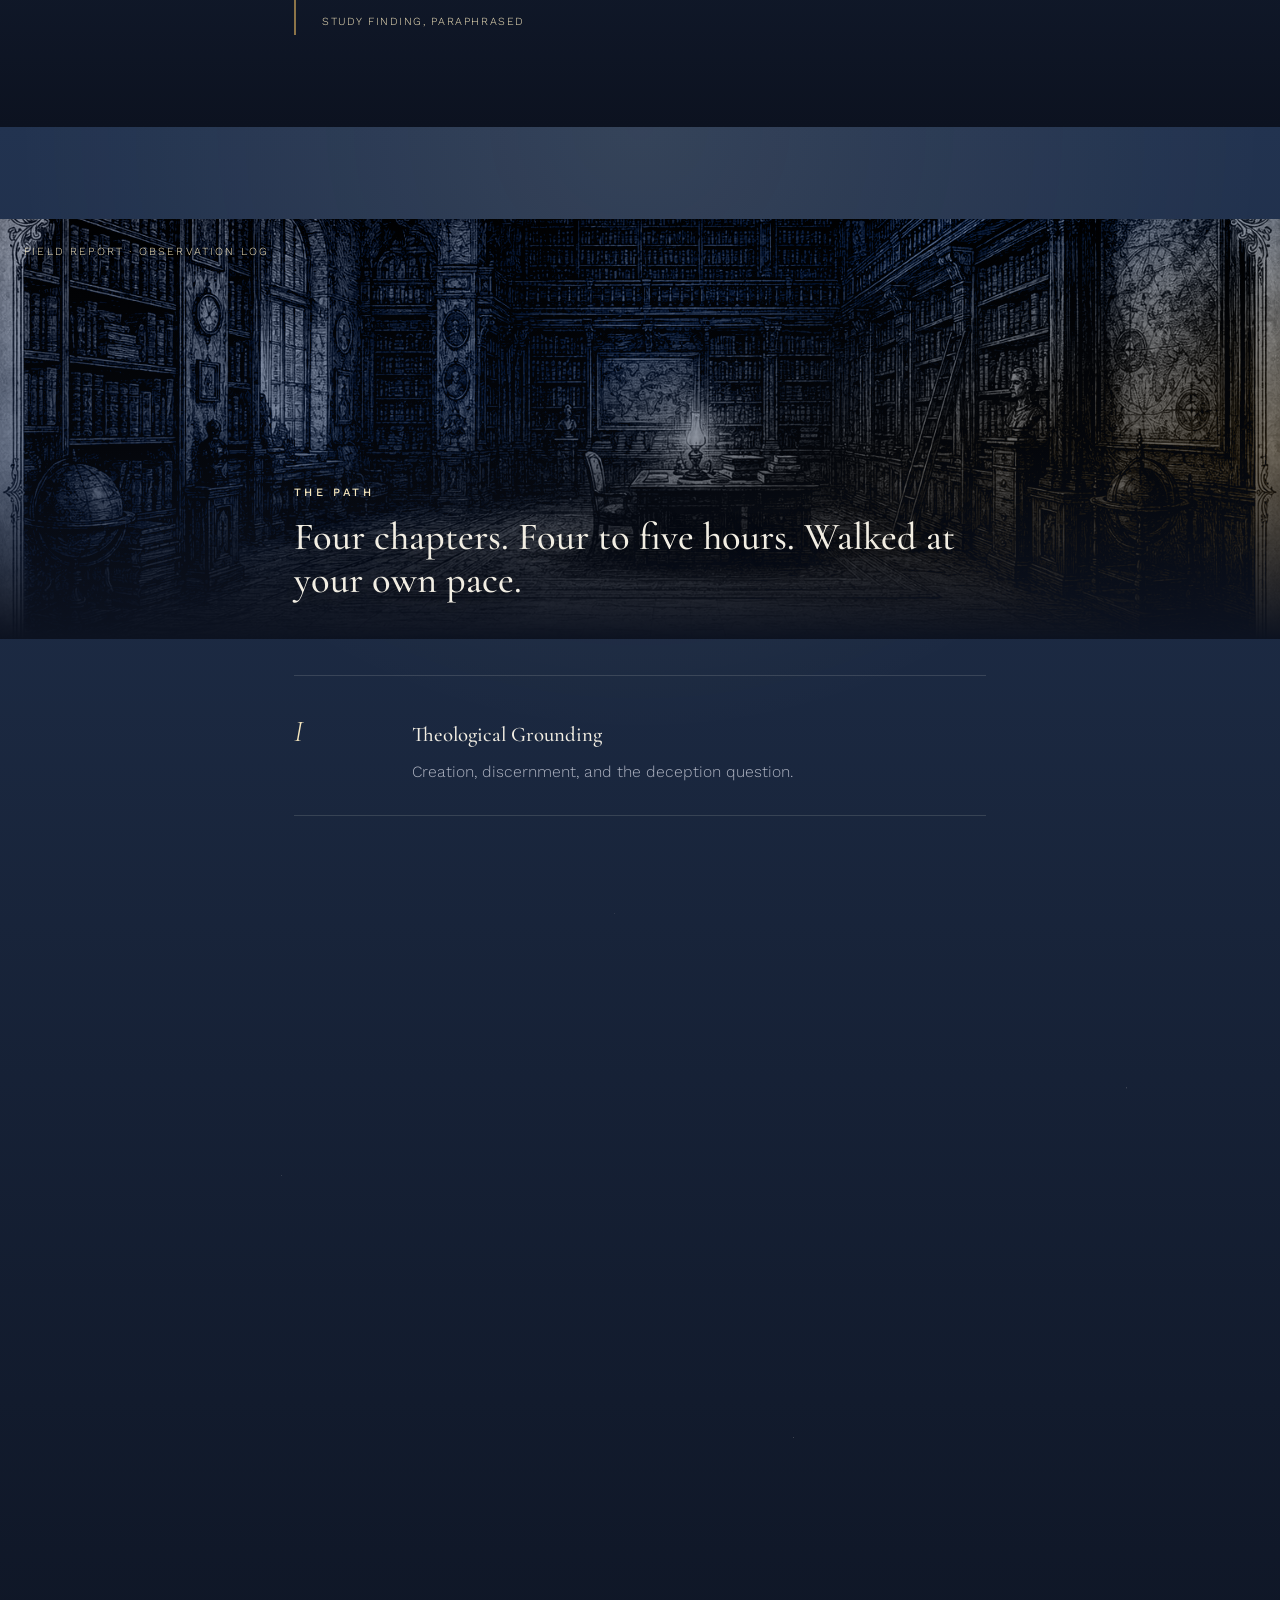
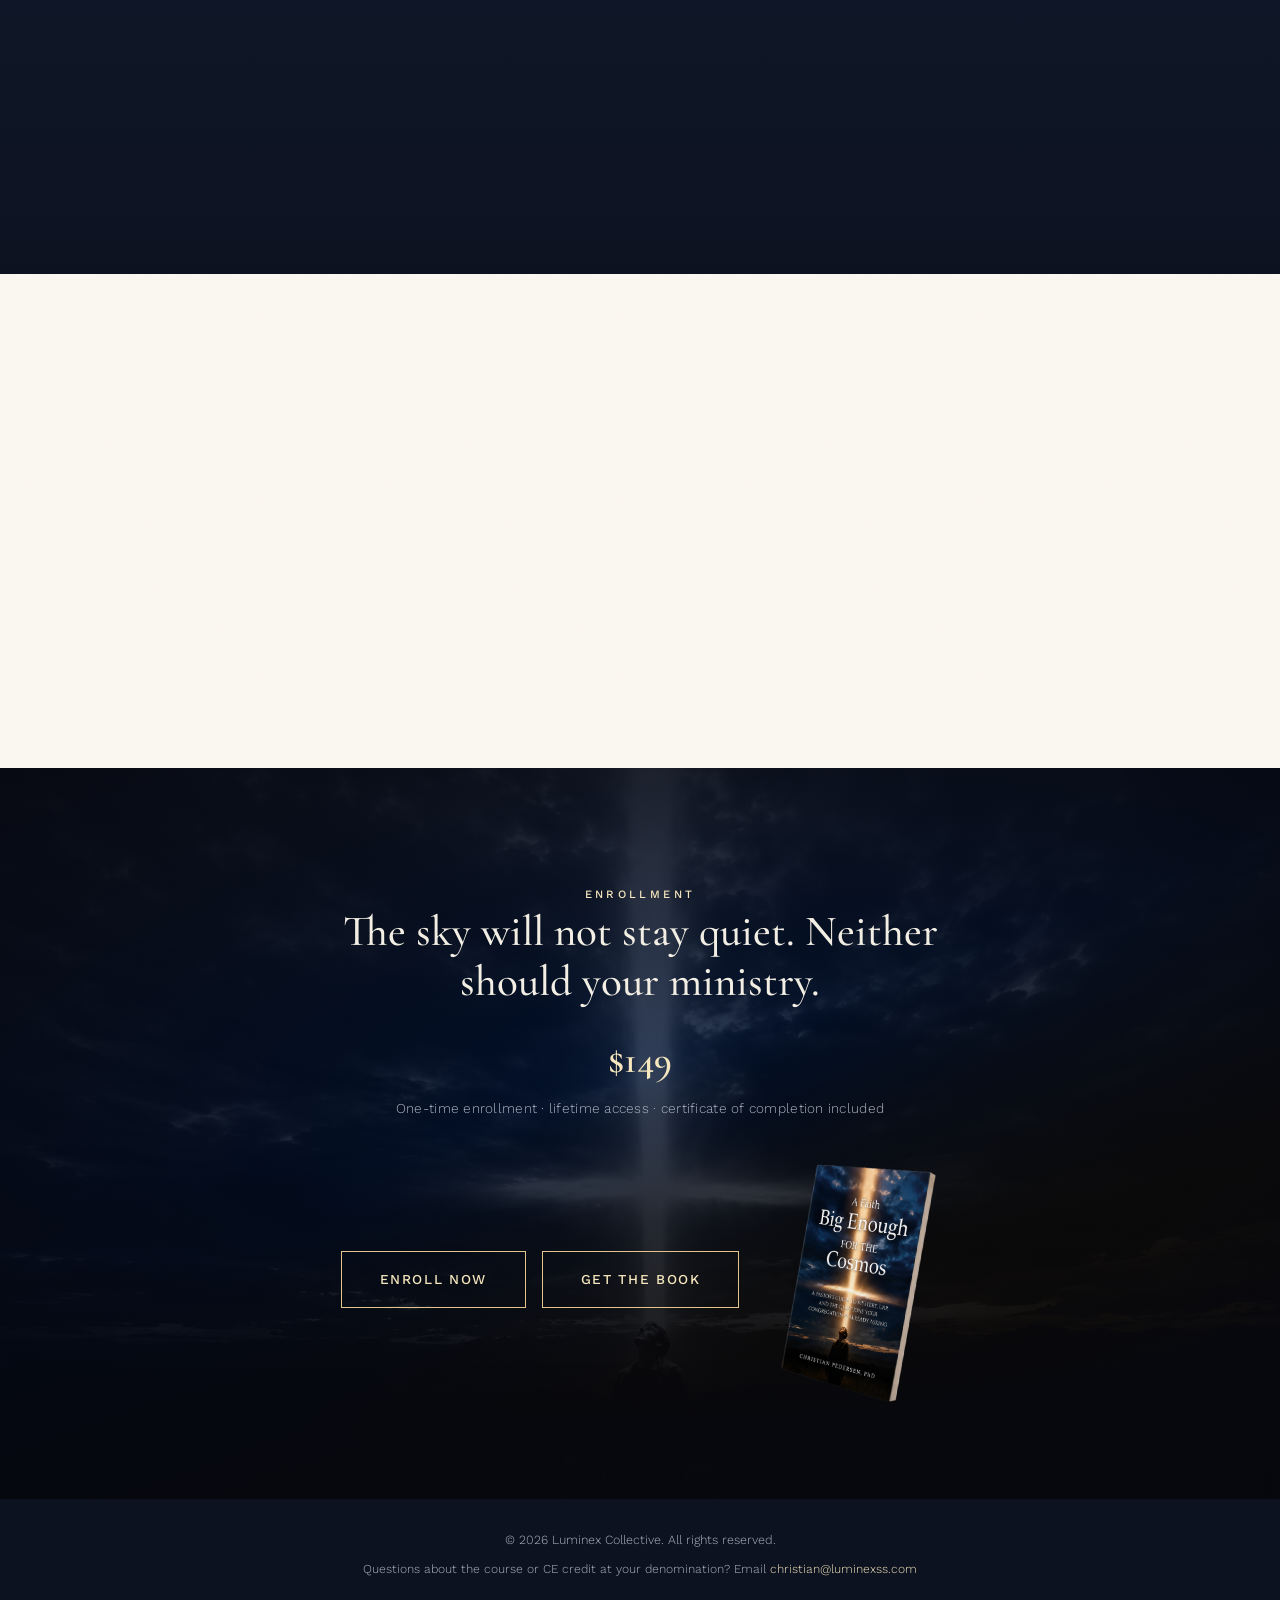
<file: index (27).html>
<!DOCTYPE html>
<html lang="en">
<head>
<meta charset="UTF-8">
<meta name="viewport" content="width=device-width, initial-scale=1.0">
<title>Faith for the Cosmos | Clergy Training Course</title>
<meta name="description" content="A research-based training for pastors navigating congregant questions about UAP and nonhuman intelligence, built on original doctoral research with clergy.">
<link rel="preconnect" href="https://fonts.googleapis.com">
<link rel="preconnect" href="https://fonts.gstatic.com" crossorigin>
<link href="https://fonts.googleapis.com/css2?family=Cormorant+Garamond:ital,wght@0,400;0,500;0,600;1,400&family=Cormorant:wght@400;500;600&family=Work+Sans:wght@300;400;500;600&display=swap" rel="stylesheet">
<style>
:root {
--sky-top: #172033;
--sky-mid: #223350;
--sky-low: #0C1220;
--glow-core: #F6E7BE;
--glow-warm: #E3C48C;
--glow-dim: #8C7448;
--silhouette: #060810;
--mist: #F2EEE3;
--mist-dim: #AFB4C2;
--paper: #FBF8F1;
--ink: #211F1A;
--ink-dim: #58554A;
}
* { box-sizing: border-box; }
html { scroll-behavior: smooth; }
@media (prefers-reduced-motion: reduce) {
html { scroll-behavior: auto; }
* { animation-duration: 0.001ms !important; transition-duration: 0.001ms !important; }
}
body {
margin: 0;
background: var(--paper);
color: var(--ink);
font-family: 'Work Sans', sans-serif;
font-weight: 300;
font-size: 17.5px;
line-height: 1.7;
}
h2, .display { font-family: 'Cormorant Garamond', serif; font-weight: 500; line-height: 1.14; margin: 0; }
a { color: inherit; }
.eyebrow {
font-family: 'Work Sans', sans-serif;
font-size: 0.7rem;
font-weight: 500;
letter-spacing: 0.3em;
text-transform: uppercase;
}
.wrap { max-width: 740px; margin: 0 auto; padding: 0 24px; }
/* ---------- NAV ---------- */
.nav {
position: sticky;
top: 0;
z-index: 20;
background: rgba(12, 18, 32, 0.9);
backdrop-filter: blur(10px);
-webkit-backdrop-filter: blur(10px);
}
.nav-inner {
max-width: 900px;
margin: 0 auto;
padding: 0 24px;
display: flex;
align-items: center;
justify-content: space-between;
height: 58px;
}
.nav-mark {
font-family: 'Cormorant Garamond', serif;
font-size: 1rem;
letter-spacing: 0.05em;
color: var(--glow-core);
}
.nav-links { display: flex; gap: 24px; overflow-x: auto; }
.nav-links a {
font-size: 0.7rem;
letter-spacing: 0.14em;
text-transform: uppercase;
text-decoration: none;
color: var(--mist-dim);
white-space: nowrap;
transition: color 0.2s ease;
}
.nav-links a:hover, .nav-links a:focus-visible { color: var(--glow-core); }
/* ---------- HERO: book-cover sky ---------- */
/* ---------- OPENING QUESTION (precedes the image reveal) ---------- */
.opening {
position: relative;
min-height: 78vh;
display: flex;
align-items: center;
justify-content: center;
background: var(--sky-low);
text-align: center;
padding: 90px 24px;
overflow: hidden;
}
.opening img {
position: absolute;
inset: 0;
width: 100%;
height: 100%;
object-fit: cover;
object-position: center 30%;
filter: grayscale(0.7) contrast(1.1) brightness(0.35);
opacity: 0.5;
}
.opening .duotone {
position: absolute;
inset: 0;
background: linear-gradient(160deg, var(--sky-low) 0%, var(--sky-mid) 45%, var(--glow-warm) 100%);
mix-blend-mode: color;
}
.opening::after {
content: '';
position: absolute;
inset: 0;
background: radial-gradient(ellipse 65% 55% at 50% 50%, rgba(6,8,16,0.25), rgba(6,8,16,0.82) 100%);
}
.opening .wrap { max-width: 620px; position: relative; z-index: 2; }
.opening .eyebrow { color: var(--glow-warm); display: block; margin-bottom: 28px; }
.opening .question {
font-family: 'Cormorant Garamond', serif;
font-style: italic;
font-weight: 400;
font-size: clamp(1.5rem, 4vw, 2.15rem);
line-height: 1.5;
color: var(--mist);
}
.opening .question strong {
font-style: normal;
font-weight: 600;
color: var(--glow-core);
}
.scroll-cue {
margin-top: 48px;
font-size: 0.68rem;
letter-spacing: 0.3em;
text-transform: uppercase;
color: var(--mist-dim);
opacity: 0.7;
}
.hero {
position: relative;
min-height: 100vh;
display: flex;
align-items: center;
background-color: var(--sky-low);
overflow: hidden;
padding: 96px 24px 0;
}
.hero-bg-blur {
position: absolute;
inset: -5%;
background-image: url('assets/hero-cross.png');
background-size: cover;
background-position: center 42%;
background-repeat: no-repeat;
filter: blur(80px) saturate(1.1) brightness(0.88);
transform: scale(1.15);
z-index: 0;
}
.hero-bg-image {
position: absolute;
inset: 0;
background-image: url('assets/hero-cross.png');
background-size: contain;
background-position: center 42%;
background-repeat: no-repeat;
z-index: 1;
mask-image: linear-gradient(90deg, transparent 0%, black 8%, black 92%, transparent 100%);
-webkit-mask-image: linear-gradient(90deg, transparent 0%, black 8%, black 92%, transparent 100%);
}
.hero-bg-overlay {
position: absolute;
inset: 0;
background-image: linear-gradient(180deg, rgba(10,14,24,0.22) 0%, rgba(10,14,24,0.08) 30%, rgba(6,8,16,0.5) 82%, rgba(6,8,16,0.85) 100%);
z-index: 2;
}
@media (max-width: 640px) {
.hero-bg-image { background-size: cover; background-position: center 35%; mask-image: none; -webkit-mask-image: none; }
.hero-bg-blur { background-position: center 35%; }
}
/* cloud texture removed — real photo now provides this */
/* the cross-shaped beam, vertical + horizontal, matching the book cover */
.beam-v {
position: absolute;
top: -4%;
left: 50%;
width: 15%;
max-width: 210px;
height: 84%;
transform: translateX(-50%);
background: linear-gradient(180deg,
rgba(255, 250, 235, 0.98) 0%,
rgba(250, 236, 195, 0.85) 18%,
rgba(246, 225, 175, 0.6) 42%,
rgba(227, 196, 140, 0.32) 62%,
rgba(227, 196, 140, 0.1) 82%,
transparent 100%);
filter: blur(9px);
pointer-events: none;
animation: shimmer 7s ease-in-out infinite;
}
.beam-v-core {
position: absolute;
top: -2%;
left: 50%;
width: 5%;
max-width: 60px;
height: 68%;
transform: translateX(-50%);
background: linear-gradient(180deg, rgba(255,252,240,0.98), rgba(255,248,225,0.4) 70%, transparent 95%);
filter: blur(2px);
pointer-events: none;
}
.beam-h {
position: absolute;
top: 63%;
left: 0;
right: 0;
height: 100px;
background: linear-gradient(90deg,
transparent 0%,
rgba(214, 158, 105, 0.16) 15%,
rgba(238, 189, 122, 0.4) 32%,
rgba(250, 224, 175, 0.65) 50%,
rgba(238, 189, 122, 0.4) 68%,
rgba(214, 158, 105, 0.16) 85%,
transparent 100%);
filter: blur(16px);
pointer-events: none;
}
.beam-cross-glow {
position: absolute;
top: 60%;
left: 50%;
width: 340px;
height: 200px;
transform: translate(-50%, -50%);
background: radial-gradient(ellipse, rgba(255,246,220,0.55), rgba(240,205,150,0.2) 45%, transparent 75%);
filter: blur(4px);
pointer-events: none;
}
@keyframes shimmer {
0%, 100% { opacity: 0.9; }
50% { opacity: 1; }
}
/* stars in upper sky */
.hero .stars {
position: absolute;
inset: 0;
background-image:
radial-gradient(1.2px 1.2px at 12% 10%, rgba(242,238,227,0.55), transparent 60%),
radial-gradient(1px 1px at 26% 6%, rgba(242,238,227,0.45), transparent 60%),
radial-gradient(1.4px 1.4px at 8% 24%, rgba(242,238,227,0.5), transparent 60%),
radial-gradient(1px 1px at 90% 8%, rgba(242,238,227,0.45), transparent 60%),
radial-gradient(1.2px 1.2px at 82% 18%, rgba(242,238,227,0.5), transparent 60%),
radial-gradient(1px 1px at 95% 26%, rgba(242,238,227,0.4), transparent 60%);
opacity: 0.7;
pointer-events: none;
}
/* dark ground with a thin warm horizon catch-light, like the cover's foreground */
.ground {
position: absolute;
bottom: 0;
left: 0;
right: 0;
height: 22%;
background: linear-gradient(180deg, transparent 0%, rgba(6,8,16,0.5) 30%, var(--silhouette) 75%);
pointer-events: none;
z-index: 2;
}
/* silhouette figure, looking up, coat and tilted head like the cover */
.figure {
position: absolute;
bottom: 0;
left: 50%;
transform: translateX(-50%);
width: 92px;
height: 168px;
z-index: 3;
}
.hero .wrap {
position: relative;
z-index: 2;
text-align: center;
padding-bottom: 210px;
}
.hero .eyebrow { color: var(--glow-core); display: block; margin-bottom: 18px; }
.hero-title .line-a {
display: block;
font-family: 'Cormorant Garamond', serif;
font-style: italic;
font-weight: 400;
font-size: clamp(1.4rem, 3.2vw, 2rem);
color: var(--mist);
margin-bottom: 2px;
text-shadow: 0 2px 6px rgba(0,0,0,0.85), 0 10px 34px rgba(0,0,0,0.65);
}
.hero-title .line-big,
.hero-title .line-cosmos {
display: block;
font-family: 'Cormorant', serif;
font-weight: 600;
font-size: clamp(2.6rem, 8vw, 5.2rem);
color: var(--mist);
letter-spacing: 0.01em;
line-height: 1.05;
text-shadow: 0 3px 10px rgba(0,0,0,0.85), 0 14px 46px rgba(0,0,0,0.7);
}
.hero-title .line-forthe {
display: block;
font-family: 'Cormorant Garamond', serif;
font-weight: 500;
font-size: clamp(1.05rem, 2.6vw, 1.4rem);
letter-spacing: 0.32em;
text-transform: uppercase;
color: var(--mist);
margin: 8px 0;
text-shadow: 0 2px 6px rgba(0,0,0,0.85), 0 10px 30px rgba(0,0,0,0.65);
}
.hero-title-scrim {
position: absolute;
left: 50%;
top: 50%;
transform: translate(-50%, -50%);
width: min(90%, 640px);
height: 78%;
background: radial-gradient(ellipse, rgba(6,8,16,0.55) 0%, rgba(6,8,16,0.25) 55%, transparent 80%);
z-index: 1;
pointer-events: none;
}
.hero .sub-kicker {
font-size: 0.78rem;
letter-spacing: 0.3em;
text-transform: uppercase;
color: var(--mist-dim);
margin: 28px 0 34px;
max-width: 520px;
margin-left: auto;
margin-right: auto;
line-height: 1.9;
}
/* ---------- BUTTONS ---------- */
.btn {
display: inline-block;
font-family: 'Work Sans', sans-serif;
font-weight: 500;
font-size: 0.85rem;
letter-spacing: 0.12em;
text-transform: uppercase;
text-decoration: none;
padding: 16px 38px;
border: 1px solid var(--glow-warm);
color: var(--glow-core);
transition: background 0.25s ease, color 0.25s ease, box-shadow 0.25s ease;
}
.btn:hover, .btn:focus-visible {
background: var(--glow-core);
color: var(--sky-low);
box-shadow: 0 0 34px rgba(246, 231, 190, 0.35);
}
/* ---------- LIGHT SECTIONS ---------- */
.section {
padding: 92px 24px;
position: relative;
background-image: url("data:image/svg+xml,%3Csvg xmlns='http://www.w3.org/2000/svg' width='180' height='180'%3E%3Cfilter id='n'%3E%3CfeTurbulence type='fractalNoise' baseFrequency='0.85' numOctaves='2' stitchTiles='stitch'/%3E%3C/filter%3E%3Crect width='100%25' height='100%25' filter='url(%23n)' opacity='0.035'/%3E%3C/svg%3E");
}
.section .eyebrow { color: var(--glow-dim); }
.section h2 { font-size: clamp(1.7rem, 3.8vw, 2.4rem); margin: 16px 0 24px; color: var(--ink); }
.lede {
font-family: 'Cormorant Garamond', serif;
font-style: italic;
font-size: 1.3rem;
color: var(--ink-dim);
max-width: 620px;
font-weight: 400;
}
.section p.body-text { max-width: 620px; color: var(--ink); font-weight: 300; }
.companion-note {
margin-top: 28px;
padding: 20px 24px;
border-left: 3px solid var(--glow-dim);
background: rgba(140, 116, 72, 0.06);
max-width: 620px;
font-size: 0.95rem;
color: var(--ink-dim);
}
.companion-note em { font-style: italic; color: var(--ink); }
/* ---------- DUSK SECTIONS ---------- */
.dusk {
background: linear-gradient(180deg, var(--sky-mid), var(--sky-low));
color: var(--mist);
position: relative;
overflow: hidden;
}
.dusk::before {
content: '';
position: absolute;
inset: 0;
background-image:
radial-gradient(ellipse 70% 50% at 50% 0%, rgba(246,231,190,0.09), transparent 70%),
radial-gradient(1.2px 1.2px at 8% 15%, rgba(242,238,227,0.35), transparent 60%),
radial-gradient(1px 1px at 22% 60%, rgba(242,238,227,0.28), transparent 60%),
radial-gradient(1.4px 1.4px at 35% 10%, rgba(242,238,227,0.3), transparent 60%),
radial-gradient(1px 1px at 48% 45%, rgba(242,238,227,0.25), transparent 60%),
radial-gradient(1.2px 1.2px at 62% 75%, rgba(242,238,227,0.3), transparent 60%),
radial-gradient(1px 1px at 75% 25%, rgba(242,238,227,0.25), transparent 60%),
radial-gradient(1.4px 1.4px at 88% 55%, rgba(242,238,227,0.3), transparent 60%),
radial-gradient(1px 1px at 95% 85%, rgba(242,238,227,0.22), transparent 60%);
pointer-events: none;
}
.dusk .wrap { position: relative; z-index: 2; }
.dusk .eyebrow { color: var(--glow-core); }
.dusk h2 { color: var(--mist); }
.dusk p { color: var(--mist-dim); }
/* ---------- OUTCOMES ---------- */
.outcomes { list-style: none; margin: 34px 0 0; padding: 0; display: grid; gap: 22px; max-width: 620px; }
.outcomes li { display: grid; grid-template-columns: 22px 1fr; gap: 18px; align-items: start; }
.outcomes .star {
margin-top: 6px;
width: 8px;
height: 8px;
border-radius: 50%;
background: var(--glow-warm);
box-shadow: 0 0 10px 2px rgba(227, 196, 140, 0.5);
}
/* ---------- CHAPTERS ---------- */
.chapters { margin-top: 44px; display: grid; gap: 0; }
.chapter {
display: grid;
grid-template-columns: 90px 1fr;
gap: 28px;
padding: 30px 0;
border-bottom: 1px solid rgba(242, 238, 227, 0.14);
align-items: baseline;
}
.chapter:first-child { border-top: 1px solid rgba(242, 238, 227, 0.14); }
.chapter .numeral { font-family: 'Cormorant Garamond', serif; font-style: italic; font-size: 1.9rem; color: var(--glow-core); }
.chapter h3 { font-family: 'Cormorant Garamond', serif; font-weight: 500; font-size: 1.3rem; color: var(--mist); margin: 0 0 6px; }
.chapter p { color: var(--mist-dim); font-size: 0.98rem; margin: 0; max-width: 460px; }
/* ---------- MODULE INCLUDES ---------- */
.module-includes {
margin-top: 44px;
max-width: 620px;
}
.module-includes h3 {
font-family: 'Cormorant Garamond', serif;
font-weight: 500;
font-size: 1.15rem;
color: var(--mist);
margin: 0 0 14px;
}
.module-includes ul {
list-style: none;
margin: 0;
padding: 0;
display: grid;
gap: 8px;
}
.module-includes li {
color: var(--mist-dim);
font-size: 0.95rem;
padding-left: 20px;
position: relative;
}
.module-includes li::before {
content: '\2013';
position: absolute;
left: 0;
color: var(--glow-warm);
}
.module-format {
margin-top: 6px;
font-size: 0.8rem;
color: var(--glow-dim);
letter-spacing: 0.02em;
}
/* ---------- CE NOTE ---------- */
.ce-note {
margin-top: 44px;
max-width: 620px;
padding: 28px 30px;
background: rgba(227, 196, 140, 0.07);
border: 1px solid rgba(227, 196, 140, 0.3);
position: relative;
overflow: hidden;
}
.ce-note::after {
content: '';
position: absolute;
right: -30px;
bottom: -30px;
width: 160px;
height: 160px;
background-image: url('assets/03-official-stamp.jpg');
background-size: cover;
background-position: center;
opacity: 0.06;
filter: grayscale(0.4);
pointer-events: none;
}
.ce-note .eyebrow { color: var(--glow-core); margin-bottom: 12px; display: block; position: relative; z-index: 1; }
.ce-note p { font-size: 0.92rem; color: var(--mist-dim); margin: 0; max-width: none; position: relative; z-index: 1; }
/* ---------- PRICE BLOCK ---------- */
.price-block {
margin: 0 0 36px;
text-align: center;
}
.price-block .price {
font-family: 'Cormorant Garamond', serif;
font-weight: 600;
font-size: 2.4rem;
color: var(--glow-core);
display: block;
}
.price-block .price-detail {
font-size: 0.85rem;
color: var(--mist-dim);
margin-top: 8px;
letter-spacing: 0.02em;
}
/* ---------- FINAL ---------- */
.final {
position: relative;
text-align: center;
padding: 110px 24px 100px;
overflow: hidden;
}
.final img {
position: absolute;
inset: 0;
width: 100%;
height: 100%;
object-fit: cover;
object-position: center 15%;
filter: grayscale(0.5) contrast(1.1) brightness(0.4);
opacity: 0.6;
}
.final .duotone {
position: absolute;
inset: 0;
background: linear-gradient(160deg, var(--sky-low) 0%, var(--sky-mid) 45%, var(--glow-warm) 100%);
mix-blend-mode: color;
}
.final::after {
content: '';
position: absolute;
inset: 0;
background: radial-gradient(ellipse 70% 55% at 50% 40%, rgba(6,8,16,0.15), rgba(6,8,16,0.85) 100%);
}
.final .wrap { position: relative; z-index: 2; }
.final h2 { color: var(--mist); font-size: clamp(1.9rem, 4.4vw, 2.7rem); max-width: 640px; margin: 0 auto 22px; }
.final p { color: var(--mist-dim); max-width: 460px; margin: 0 auto 40px; }
footer {
background: var(--sky-low);
color: var(--mist-dim);
text-align: center;
padding: 30px 24px;
font-size: 0.78rem;
}
footer .footer-contact {
display: block;
margin-top: 8px;
font-size: 0.76rem;
color: var(--mist-dim);
}
footer .footer-contact a {
color: var(--glow-core);
text-decoration: none;
}
footer .footer-contact a:hover { text-decoration: underline; }
/* ---------- REVEAL ---------- */
.reveal { opacity: 0; transform: translateY(14px); transition: opacity 0.8s ease, transform 0.8s ease; }
.reveal.is-visible { opacity: 1; transform: translateY(0); }
@media (max-width: 640px) {
.hero { padding: 88px 20px 0; min-height: 92vh; }
.hero .wrap { padding-bottom: 160px; }
.figure { width: 90px; height: 140px; }
.section { padding: 68px 20px; }
.chapter { grid-template-columns: 50px 1fr; gap: 16px; }
}
/* ---------- DECLASSIFIED IMAGERY: exhibit card + chapter banner ---------- */
.wrap-wide { max-width: 1100px; }
.research-grid {
display: grid;
grid-template-columns: 1fr;
gap: 40px;
align-items: center;
}
@media (min-width: 780px) {
.research-grid { grid-template-columns: 1fr 1fr; gap: 56px; }
}
.exhibit-card {
position: relative;
overflow: hidden;
mask-image: radial-gradient(ellipse 85% 85% at 50% 50%, black 65%, transparent 100%);
-webkit-mask-image: radial-gradient(ellipse 85% 85% at 50% 50%, black 65%, transparent 100%);
}
.exhibit-img {
width: 100%;
display: block;
filter: grayscale(0.75) contrast(1.12) brightness(0.92);
}
.exhibit-card .duotone {
position: absolute;
inset: 0;
background: linear-gradient(135deg, var(--sky-low) 0%, var(--sky-mid) 45%, var(--glow-warm) 100%);
mix-blend-mode: color;
}
.exhibit-caption {
position: absolute;
left: 0;
bottom: 0;
right: 0;
padding: 14px 18px;
font-family: 'Work Sans', sans-serif;
font-size: 0.68rem;
letter-spacing: 0.14em;
text-transform: uppercase;
color: var(--glow-core);
text-shadow: 0 2px 10px rgba(0,0,0,0.7);
background: linear-gradient(0deg, rgba(6,8,16,0.85), transparent);
}
.chapter-banner {
position: relative;
left: 50%;
right: 50%;
margin-left: -50vw;
margin-right: -50vw;
width: 100vw;
height: 420px;
margin-bottom: -8px;
overflow: hidden;
display: flex;
align-items: flex-end;
}
.chapter-banner img {
position: absolute;
inset: 0;
width: 100%;
height: 100%;
object-fit: cover;
object-position: center 32%;
filter: grayscale(0.7) contrast(1.15) brightness(0.85);
display: block;
}
.chapter-banner .duotone {
position: absolute;
inset: 0;
background: linear-gradient(160deg, var(--sky-low) 0%, var(--sky-mid) 40%, var(--glow-warm) 100%);
mix-blend-mode: color;
}
.chapter-banner::after {
content: '';
position: absolute;
inset: 0;
background: linear-gradient(180deg, rgba(12,18,32,0.05) 0%, rgba(12,18,32,0.35) 55%, var(--sky-low) 100%);
}
.chapter-banner .banner-tag {
position: absolute;
left: 24px;
top: 24px;
z-index: 2;
font-family: 'Work Sans', sans-serif;
font-size: 0.68rem;
letter-spacing: 0.2em;
text-transform: uppercase;
color: var(--glow-core);
text-shadow: 0 2px 10px rgba(0,0,0,0.6);
}
.chapter-banner .banner-heading {
position: relative;
z-index: 2;
padding: 0 24px 36px;
max-width: 740px;
margin: 0 auto;
width: 100%;
}
.chapter-banner .banner-heading .eyebrow { color: var(--glow-core); }
.chapter-banner .banner-heading h2 {
color: var(--mist);
text-shadow: 0 4px 24px rgba(0,0,0,0.7);
margin: 10px 0 0;
}
@media (max-width: 640px) {
.chapter-banner { height: 320px; }
}
/* ---------- QUESTION INTERLUDES: full-bleed, image-driven, provocative ---------- */
.interlude {
position: relative;
min-height: 62vh;
display: flex;
align-items: center;
justify-content: center;
overflow: hidden;
padding: 80px 24px;
}
.interlude img {
position: absolute;
inset: 0;
width: 100%;
height: 100%;
object-fit: cover;
filter: grayscale(0.55) contrast(1.15) brightness(0.5);
}
.interlude .duotone {
position: absolute;
inset: 0;
background: linear-gradient(160deg, var(--sky-low) 0%, var(--sky-mid) 45%, var(--glow-warm) 100%);
mix-blend-mode: color;
}
.interlude::after {
content: '';
position: absolute;
inset: 0;
background: radial-gradient(ellipse 70% 60% at 50% 50%, rgba(6,8,16,0.35), rgba(6,8,16,0.78) 100%);
}
.interlude .wrap {
position: relative;
z-index: 2;
text-align: center;
max-width: 760px;
}
.interlude .q-eyebrow {
font-family: 'Work Sans', sans-serif;
font-size: 0.68rem;
letter-spacing: 0.3em;
text-transform: uppercase;
color: var(--glow-core);
display: block;
margin-bottom: 22px;
}
.interlude .q-text {
font-family: 'Cormorant Garamond', serif;
font-style: italic;
font-weight: 500;
font-size: clamp(1.9rem, 5.2vw, 3.1rem);
line-height: 1.28;
color: var(--mist);
text-shadow: 0 4px 30px rgba(0,0,0,0.6);
}
/* ---------- PARTICIPANT QUOTE BLOCK ---------- */
.pquote {
max-width: 620px;
margin: 44px 0 0;
padding-left: 26px;
border-left: 2px solid var(--glow-dim);
}
.pquote p {
font-family: 'Cormorant Garamond', serif;
font-style: italic;
font-size: 1.25rem;
line-height: 1.55;
color: var(--mist);
margin: 0 0 10px;
max-width: none;
}
.dusk .pquote p { color: var(--mist) !important; }
.dusk .pquote cite { color: var(--glow-core) !important; }
.section:not(.dusk) .pquote p { color: var(--ink); }
.pquote cite {
font-family: 'Work Sans', sans-serif;
font-style: normal;
font-size: 0.68rem;
letter-spacing: 0.14em;
text-transform: uppercase;
color: var(--glow-dim);
}
</style>
</head>
<body>

<nav class="nav">
<div class="nav-inner">
<span class="nav-mark">Faith for the Cosmos</span>
<div class="nav-links">
<a href="#overview">Overview</a>
<a href="#research">Research</a>
<a href="#ministry">Ministry</a>
<a href="#chapters">Chapters</a>
<a href="#guide">Guide</a>
<a href="#enroll">Enroll</a>
</div>
</div>
</nav>

<section class="opening" id="overview">
<img src="assets/03-official-stamp.jpg" alt="">
<div class="duotone"></div>
<div class="wrap">
<span class="eyebrow reveal">Research-Based Clergy Training</span>
<p class="question reveal">Many pastors are discovering that conversations about <strong>UAP</strong> and <strong>nonhuman intelligence</strong> are already happening in their congregations.<br><br>Built on original doctoral research with clergy across the United States.</p>
</div>
</section>

<section class="hero">
<div class="hero-bg-blur"></div>
<div class="hero-bg-image"></div>
<div class="hero-bg-overlay"></div>
<div class="hero-title-scrim"></div>
<div class="ground"></div>
<div class="wrap" style="position: relative; z-index: 3;">
<h1 class="hero-title reveal">
<span class="line-a">A Faith</span>
<span class="line-big">Big Enough</span>
<span class="line-forthe">for the</span>
<span class="line-cosmos">Cosmos</span>
</h1>
<p class="sub-kicker reveal">The Companion Course<br><em style="font-style: italic; color: var(--glow-core);">A Guide for Pastors, Ministry Leaders, and Serious Christians Wrestling with Mystery, UAP, and the Questions Believers Are Already Asking</em></p>
<a href="#enroll" class="btn reveal">Begin the Course</a>
</div>
</section>

<section class="section">
<div class="wrap">
<span class="eyebrow reveal">The Approach</span>
<h2 class="reveal">Not a training about the phenomenon. A training about you.</h2>
<p class="lede reveal">Most seminary training never touched this. You are left improvising a pastoral response in real time, often without a framework for what faithful discernment even looks like here.</p>
<p class="body-text reveal">This is a training about standing before your people, holding both mystery and ministry in the same hand. Pastors have already walked this ground. Their voices shape everything here.</p>
<p class="body-text reveal">You do not need to believe UAP represent extraterrestrial or nonhuman intelligence to benefit from this course. This is training in discernment, not a claim about what is out there.</p>
<blockquote class="pquote reveal">
<p>My role is not to remove the unknown. It is to help people not collapse in the face of it. I ground people in love first, and let curiosity be explored from there.</p>
<cite>Participant 9 &middot; Study Finding, paraphrased</cite>
</blockquote>
<div class="companion-note reveal">
Built alongside Dr. Pedersen's book, <em>A Faith Big Enough for the Cosmos: A Pastor's Guide to Mystery, UAP, and the Questions Your Congregation Is Already Asking</em>, this course brings the same research into a working format for your own ministry.
</div>
</div>
</section>

<section class="interlude">
<img src="assets/04-radar-display.jpg" alt="">
<div class="duotone"></div>
<div class="wrap">
<span class="q-eyebrow reveal">A Question Worth Sitting With</span>
<p class="q-text reveal">Did seminary prepare you for this?</p>
</div>
</section>

<section class="dusk section" id="research">
<div class="wrap wrap-wide">
<div class="research-grid">
<div>
<span class="eyebrow reveal">The Research</span>
<h2 class="reveal">One question none of them expected to answer.</h2>
<p class="reveal">This training is drawn directly from a PhD dissertation in Psychology (Liberty University), a phenomenological study of clergy and Christian leaders and how they interpret and minister around UAP (commonly known as UFOs) and nonhuman intelligence questions. Findings have been submitted for publication in peer-reviewed journals, including <em>Pastoral Psychology</em> (Springer) and <em>Theology and Science</em>.</p>
<blockquote class="pquote reveal">
<p>The goal is to help people think carefully, with theological tools in hand, rather than react emotionally.</p>
<cite>Pastor &middot; Study Finding, paraphrased</cite>
</blockquote>
</div>
<div class="exhibit-card reveal">
<img class="exhibit-img" src="assets/01-case-file.jpg" alt="Research division case file">
<div class="duotone"></div>
<div class="exhibit-caption">Exhibit A &middot; Source Study Case File</div>
</div>
</div>
</div>
</section>

<section class="interlude">
<img src="assets/05-typewriter.jpg" alt="">
<div class="duotone"></div>
<div class="wrap">
<span class="q-eyebrow reveal">A Question Worth Sitting With</span>
<p class="q-text reveal">Can the Bible easily explain this?</p>
</div>
</section>

<section class="section">
<div class="wrap">
<span class="eyebrow reveal">What Awaits You</span>
<h2 class="reveal">What you'll carry with you</h2>
<ul class="outcomes">
<li class="reveal"><span class="star"></span><span>A working framework for discernment versus deception you can use in real pastoral conversations.</span></li>
<li class="reveal"><span class="star"></span><span>Language for offering reassurance without dismissing a congregant's experience.</span></li>
<li class="reveal"><span class="star"></span><span>An understanding of why this question is surfacing now, and why it will not fade.</span></li>
<li class="reveal"><span class="star"></span><span>A one-page response protocol you build for your own congregation.</span></li>
<li class="reveal"><span class="star"></span><span>A certificate documenting your completed hours, suitable for submission toward continuing education requirements at your supervisor's discretion.</span></li>
</ul>
</div>
</section>

<section class="interlude">
<img src="assets/06-briefing-room.jpg" alt="">
<div class="duotone"></div>
<div class="wrap">
<span class="q-eyebrow reveal">A Question Worth Sitting With</span>
<p class="q-text reveal">What do you say when they ask if it's real?</p>
</div>
</section>

<section class="dusk section" id="ministry">
<div class="wrap">
<span class="eyebrow reveal">Practical Ministry</span>
<h2 class="reveal">When someone says: "Pastor, I saw something."</h2>
<p class="reveal">Most clergy have no training for this moment. <em>Ministering to Experiencers</em> is built around exactly that gap &mdash; a framework for holding space for someone's experience while staying anchored in Scripture, without defaulting to dismissal or unverified affirmation.</p>
<blockquote class="pquote reveal">
<p>I had a member come to me convinced she'd had an encounter. I didn't know if I was supposed to offer comfort, correction, or just listen. Nothing in my training prepared me for that conversation.</p>
<cite>Study Finding, paraphrased</cite>
</blockquote>
<blockquote class="pquote reveal" style="margin-top: 24px;">
<p>My worry isn't whether something happened to them. It's whether I can walk with them without either dismissing their experience or affirming something I can't verify.</p>
<cite>Study Finding, paraphrased</cite>
</blockquote>
</div>
</section>

<section class="dusk section" id="chapters">
<div class="wrap">
<div class="chapter-banner reveal">
<img src="assets/02-redacted-documents.jpg" alt="">
<div class="duotone"></div>
<span class="banner-tag">Field Report &middot; Observation Log</span>
<div class="banner-heading">
<span class="eyebrow reveal">The Path</span>
<h2 class="reveal">Four chapters. Four to five hours. Walked at your own pace.</h2>
</div>
</div>
<div class="chapters">
<div class="chapter reveal">
<span class="numeral">I</span>
<div><h3>Theological Grounding</h3><p>Creation, discernment, and the deception question.</p></div>
</div>
<div class="chapter reveal">
<span class="numeral">II</span>
<div><h3>The Pastoral Posture</h3><p>Reassurance without dismissal.</p></div>
</div>
<div class="chapter reveal">
<span class="numeral">III</span>
<div><h3>Ministering to Experiencers</h3><p>Walking alongside congregants with encounters of their own.</p></div>
</div>
<div class="chapter reveal">
<span class="numeral">IV</span>
<div><h3>Your Response Protocol</h3><p>A practicum to shape your own church's path forward.</p></div>
</div>
</div>
<div class="module-includes reveal">
<h3>What's included in each module</h3>
<ul>
<li>Written lesson content (the core teaching)</li>
<li>A companion video walkthrough</li>
<li>Reflection questions for your own ministry context</li>
<li>Progress tracking through your dashboard</li>
</ul>
<p class="module-format">Each module runs approximately 60&ndash;75 minutes of reading and video. Module IV also includes a practicum worksheet. Complete all four to receive your certificate of completion with documented contact hours.</p>
</div>
<div class="ce-note reveal">
<span class="eyebrow">On Continuing Education</span>
<p>This course provides approximately 4&ndash;5 hours of documented professional development based on original doctoral research. A certificate of completion with stated learning objectives and contact hours is provided. CE recognition varies by denomination. Confirmed denominational recognitions will be listed here as they are established. Check your own polity's policy before submitting.</p>
</div>
</div>
</section>

<section class="section" id="guide">
<div class="wrap">
<span class="eyebrow reveal">Your Guide</span>
<h2 class="reveal">Dr. Christian Pedersen</h2>
<p class="body-text reveal">Veteran &middot; Researcher. Christian Pedersen is a U.S. Air Force veteran and holds a PhD in Psychology (Liberty University) and an MA in Pastoral Counseling. His doctoral research is the foundation for this course, for his book <em>A Faith Big Enough for the Cosmos</em>, and has been submitted for publication in peer-reviewed pastoral psychology and theology and science journals.</p>
</div>
</section>

<section class="dusk final" id="enroll">
<img src="assets/hero-cross.png" alt="">
<div class="duotone"></div>
<div class="wrap">
<span class="eyebrow reveal">Enrollment</span>
<h2 class="reveal">The sky will not stay quiet. Neither should your ministry.</h2>
<div class="price-block reveal">
<span class="price">$149</span>
<span class="price-detail">One-time enrollment &middot; lifetime access &middot; certificate of completion included</span>
</div>
<div class="reveal" style="display: flex; gap: 40px; justify-content: center; align-items: center; flex-wrap: wrap;">
<div style="display: flex; gap: 16px; flex-wrap: wrap; justify-content: center;">
<a href="enroll.html" class="btn">Enroll Now</a>
<a href="https://www.amazon.com/dp/B0H6QRD59C" class="btn" target="_blank" rel="noopener">Get the Book</a>
</div>
<img src="assets/book-cover-3d.png" alt="A Faith Big Enough for the Cosmos book cover" style="position: static !important; inset: auto !important; object-fit: initial !important; filter: none !important; opacity: 1 !important; max-width: 160px; width: 100%; height: auto; transform: rotate(6deg); display: block;">
</div>
</div>
</section>

<footer>
&copy; <span id="year"></span> Luminex Collective. All rights reserved.
<span class="footer-contact">Questions about the course or CE credit at your denomination? Email <a href="mailto:christian@luminexss.com">christian@luminexss.com</a></span>
</footer>

<script>
document.getElementById('year').textContent = new Date().getFullYear();
var reveals = document.querySelectorAll('.reveal');
if ('IntersectionObserver' in window) {
var io = new IntersectionObserver(function(entries) {
entries.forEach(function(entry) {
if (entry.isIntersecting) {
entry.target.classList.add('is-visible');
io.unobserve(entry.target);
}
});
}, { threshold: 0.12 });
reveals.forEach(function(el) { io.observe(el); });
} else {
reveals.forEach(function(el) { el.classList.add('is-visible'); });
}
</script>

</body>
</html>
</file>
